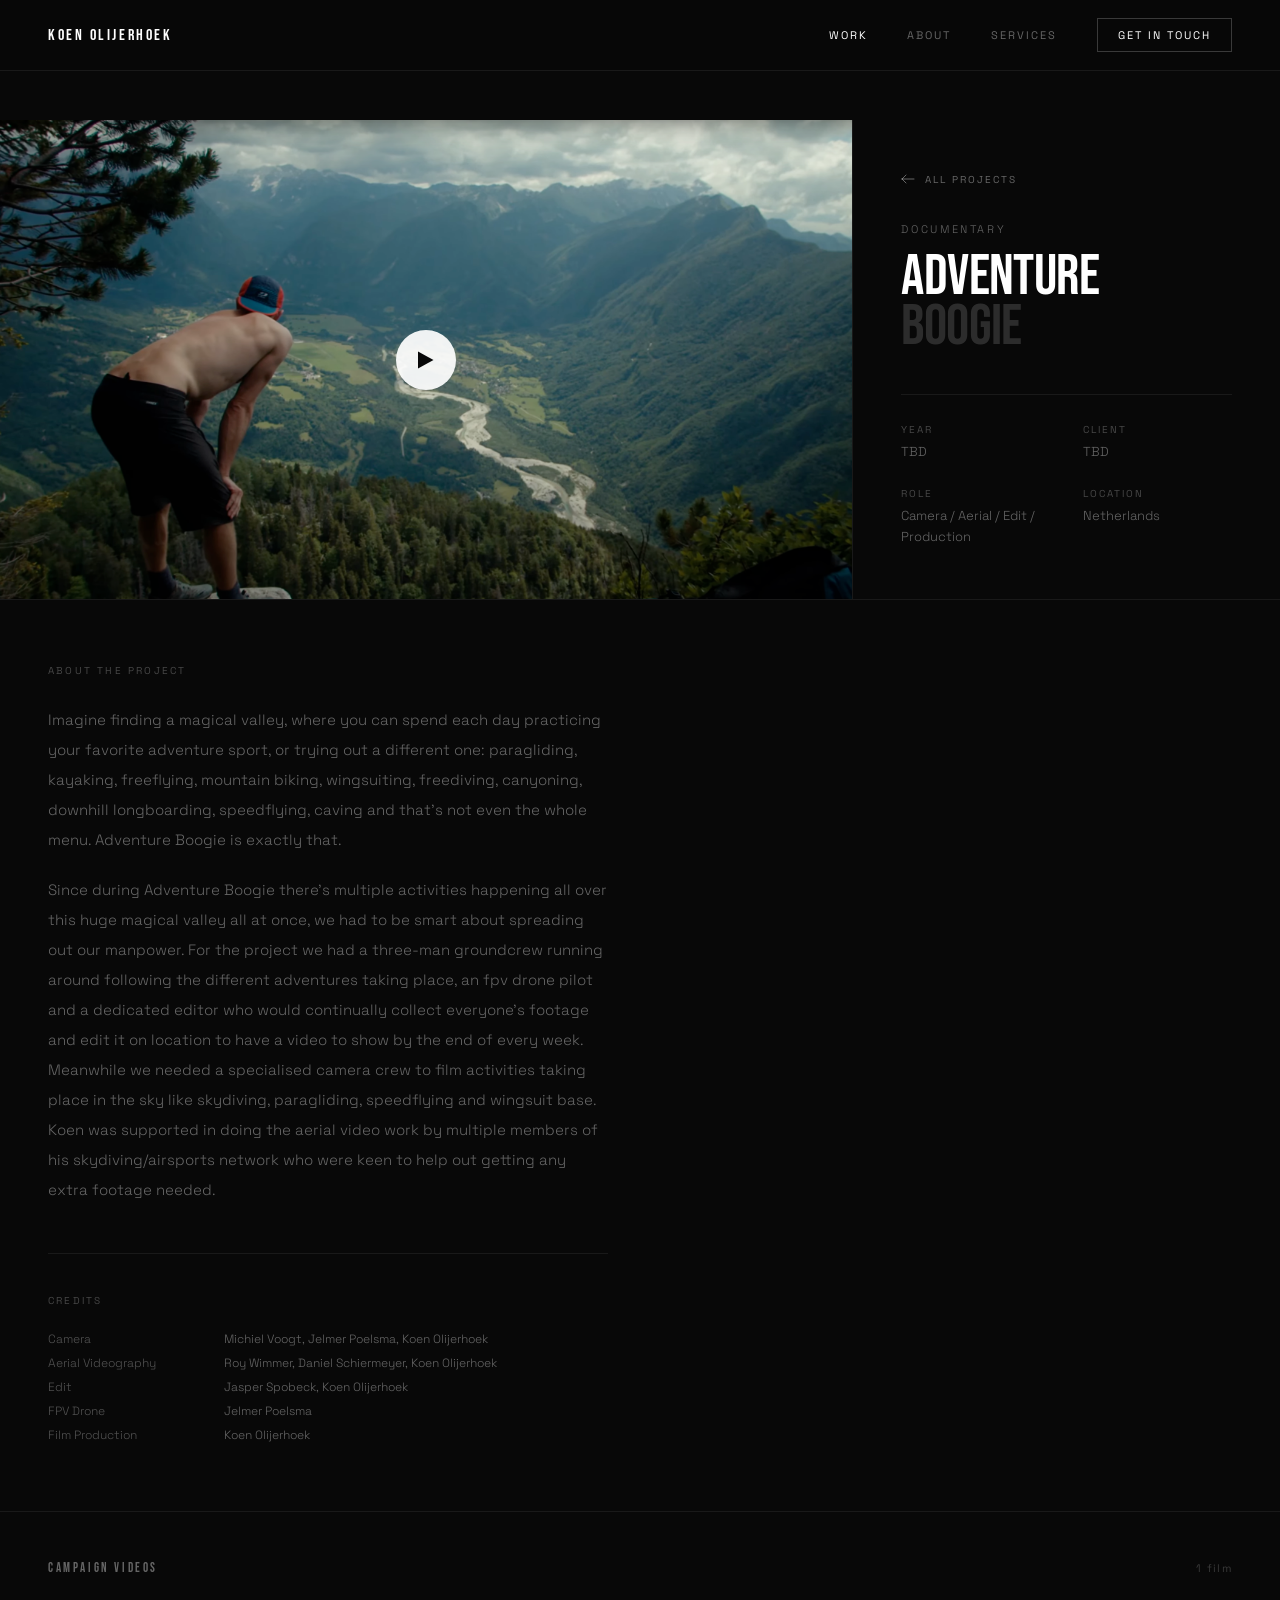
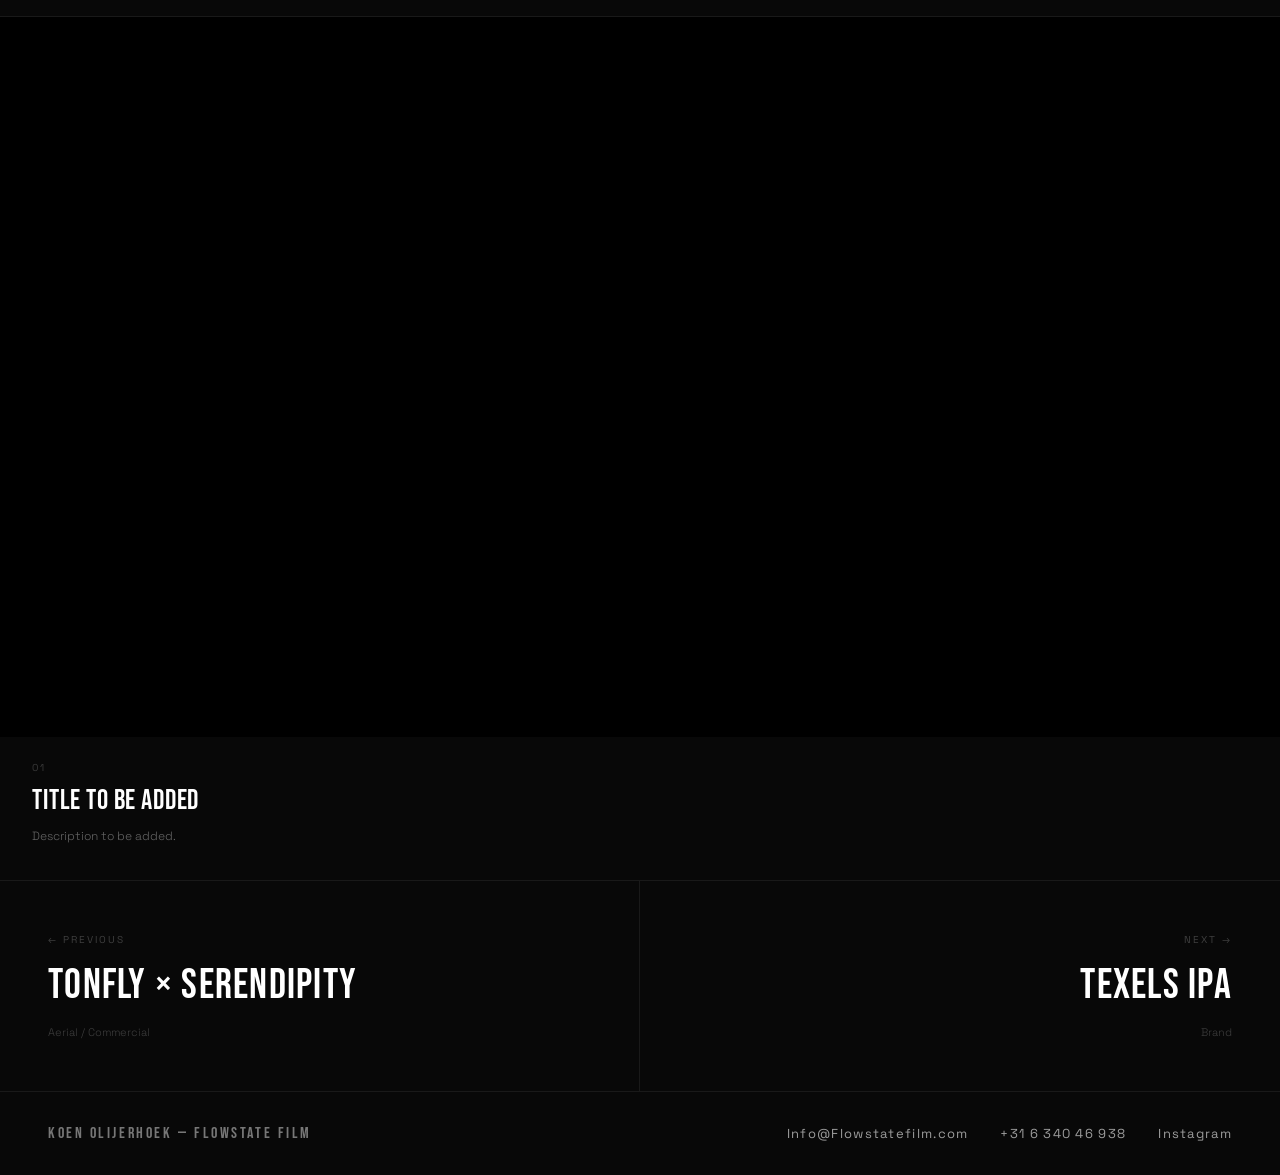
<file: project-adventure-boogie.html>
<!DOCTYPE html>
<html lang="en">
<head>
  <meta charset="UTF-8">
  <meta name="viewport" content="width=device-width, initial-scale=1.0">
  <title>Adventure Boogie — Koen Olijerhoek</title>
  <meta name="description" content="Adventure Boogie — extreme sports event documentary by Koen Olijerhoek, Flowstate Film.">
  <link rel="preconnect" href="https://fonts.googleapis.com">
  <link rel="preconnect" href="https://fonts.gstatic.com" crossorigin>
  <link href="https://fonts.googleapis.com/css2?family=Bebas+Neue&family=Space+Grotesk:wght@300;400;500&display=swap" rel="stylesheet">
  <link rel="stylesheet" href="css/styles.css">
</head>
<body>

<nav class="nav always-frosted">
  <a class="nav-name" href="index.html">KOEN OLIJERHOEK</a>
  <div class="nav-links">
    <a href="work.html" class="active">Work</a>
    <a href="index.html#about">About</a>
    <a href="index.html#services">Services</a>
    <a class="nav-cta" href="#">Get in touch</a>
  </div>
  <button class="nav-hamburger" aria-label="Open menu" aria-expanded="false">
    <span></span><span></span><span></span>
  </button>
</nav>
<div class="nav-mobile" role="dialog" aria-label="Navigation menu">
  <a href="work.html">Work</a>
  <a href="index.html#about">About</a>
  <a href="index.html#services">Services</a>
  <a href="#" class="contact-trigger">Contact</a>
</div>

<header class="project-hero">
  <div class="project-hero-inner">
    <div class="project-hero-video-col">
      <div class="video-facade" data-src="https://www.youtube.com/embed/CPLlDeZH4GY?rel=0&modestbranding=1&color=white&autoplay=1">
        <img src="img/adventure-boogie.png" alt="Adventure Boogie">
        <button class="video-play-btn" aria-label="Play video">
          <svg width="18" height="20" viewBox="0 0 18 20" fill="none"><path d="M1 1.5L16.5 10L1 18.5V1.5Z" fill="#080808"/></svg>
        </button>
      </div>
    </div>
    <div class="project-hero-text-col">
      <div>
        <a class="project-back" href="work.html">
          <svg width="14" height="10" viewBox="0 0 14 10" fill="none">
            <path d="M13 5H1M1 5L5 1M1 5L5 9" stroke="currentColor" stroke-width="1" stroke-linecap="round" stroke-linejoin="round"/>
          </svg>
          All projects
        </a>
        <div class="project-eyebrow">Documentary</div>
        <div class="project-title">ADVENTURE<br><em>BOOGIE</em></div>
      </div>
      <div class="project-meta-col">
        <div>
          <div class="project-meta-label">Year</div>
          <div class="project-meta-value">TBD</div>
        </div>
        <div>
          <div class="project-meta-label">Client</div>
          <div class="project-meta-value">TBD</div>
        </div>
        <div>
          <div class="project-meta-label">Role</div>
          <div class="project-meta-value">Camera / Aerial / Edit / Production</div>
        </div>
        <div>
          <div class="project-meta-label">Location</div>
          <div class="project-meta-value">Netherlands</div>
        </div>
      </div>
    </div>
  </div>
</header>

<div class="project-desc">
  <div class="project-desc-left">
    <div class="section-label">About the project</div>
    <div class="project-description">
      <p>Imagine finding a magical valley, where you can spend each day practicing your favorite adventure sport, or trying out a different one: paragliding, kayaking, freeflying, mountain biking, wingsuiting, freediving, canyoning, downhill longboarding, speedflying, caving and that's not even the whole menu. Adventure Boogie is exactly that.</p>
      <p>Since during Adventure Boogie there's multiple activities happening all over this huge magical valley all at once, we had to be smart about spreading out our manpower. For the project we had a three-man groundcrew running around following the different adventures taking place, an fpv drone pilot and a dedicated editor who would continually collect everyone's footage and edit it on location to have a video to show by the end of every week. Meanwhile we needed a specialised camera crew to film activities taking place in the sky like skydiving, paragliding, speedflying and wingsuit base. Koen was supported in doing the aerial video work by multiple members of his skydiving/airsports network who were keen to help out getting any extra footage needed.</p>
    </div>
    <div class="project-credits">
      <div class="section-label">Credits</div>
      <div class="credit-row"><span class="credit-role">Camera</span><span class="credit-names">Michiel Voogt, Jelmer Poelsma, Koen Olijerhoek</span></div>
      <div class="credit-row"><span class="credit-role">Aerial Videography</span><span class="credit-names">Roy Wimmer, Daniel Schiermeyer, Koen Olijerhoek</span></div>
      <div class="credit-row"><span class="credit-role">Edit</span><span class="credit-names">Jasper Spobeck, Koen Olijerhoek</span></div>
      <div class="credit-row"><span class="credit-role">FPV Drone</span><span class="credit-names">Jelmer Poelsma</span></div>
      <div class="credit-row"><span class="credit-role">Film Production</span><span class="credit-names">Koen Olijerhoek</span></div>
    </div>
  </div>
</div>

<section class="campaign-section">
  <div class="campaign-header">
    <div class="campaign-heading">Campaign Videos</div>
    <div class="campaign-count">1 film</div>
  </div>
  <div class="campaign-grid">
    <div class="campaign-item campaign-item--single" style="grid-column:1/-1;border-right:none">
      <div class="campaign-video">
        <iframe src="https://www.youtube.com/embed/UrFL4_N-Z9I?rel=0&modestbranding=1&color=white" allow="accelerometer; autoplay; clipboard-write; encrypted-media; gyroscope; picture-in-picture" allowfullscreen title="Adventure Boogie — Campaign"></iframe>
      </div>
      <div class="campaign-info">
        <div class="campaign-num">01</div>
        <div class="campaign-title">TITLE TO BE ADDED</div>
        <div class="campaign-desc">Description to be added.</div>
      </div>
    </div>
  </div>
</section>

<nav class="project-nav" aria-label="Between projects">
  <a class="project-nav-item" href="project-tonfly.html">
    <div class="project-nav-dir">← Previous</div>
    <div class="project-nav-title">TONFLY × SERENDIPITY</div>
    <div class="project-nav-cat">Aerial / Commercial</div>
  </a>
  <a class="project-nav-item" href="project-texels-ipa.html" style="text-align:right">
    <div class="project-nav-dir">Next →</div>
    <div class="project-nav-title">TEXELS IPA</div>
    <div class="project-nav-cat">Brand</div>
  </a>
</nav>

<footer class="footer" id="contact">
  <div class="footer-name">KOEN OLIJERHOEK — FLOWSTATE FILM</div>
  <div class="footer-links">
    <a href="mailto:Info@Flowstatefilm.com">Info@Flowstatefilm.com</a>
    <a href="tel:+31634046938">+31 6 340 46 938</a>
    <a href="#" target="_blank" rel="noopener">Instagram</a>
  </div>
</footer>

<div class="contact-modal" id="contactModal" role="dialog" aria-modal="true" aria-label="Contact">
  <div class="contact-modal-backdrop"></div>
  <div class="contact-modal-card">
    <button class="contact-modal-close" aria-label="Close"><svg width="14" height="14" viewBox="0 0 14 14" fill="none"><path d="M1 1L13 13M13 1L1 13" stroke="currentColor" stroke-width="1.5" stroke-linecap="round"/></svg></button>
    <div class="contact-modal-eyebrow">Get in touch</div>
    <div class="contact-modal-headline">Let's make something<br>worth watching.</div>
    <div class="contact-modal-links">
      <a href="mailto:Info@Flowstatefilm.com">Info@Flowstatefilm.com</a>
      <a href="tel:+31634046938">+31 6 340 46 938</a>
      <a href="#" target="_blank" rel="noopener">Instagram</a>
    </div>
  </div>
</div>

<script src="js/main.js"></script>
</body>
</html>
</file>
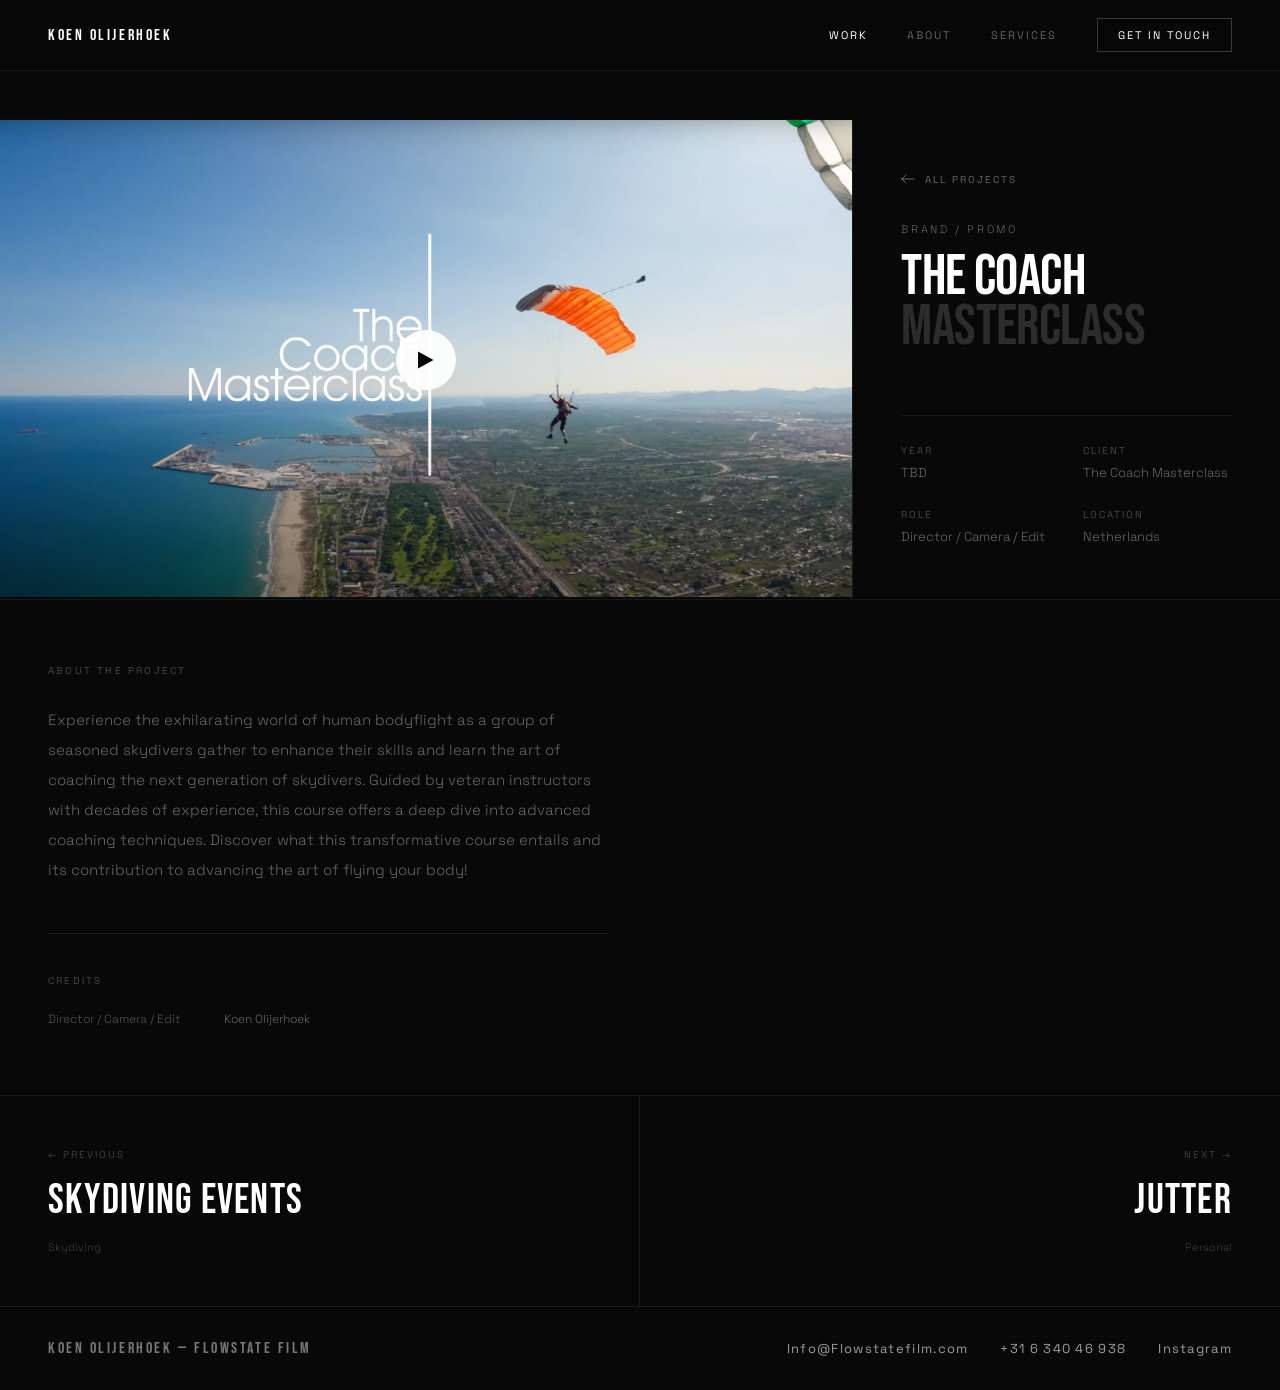
<file: project-coach-masterclass.html>
<!DOCTYPE html>
<html lang="en">
<head>
  <meta charset="UTF-8">
  <meta name="viewport" content="width=device-width, initial-scale=1.0">
  <title>The Coach Masterclass — Koen Olijerhoek</title>
  <meta name="description" content="The Coach Masterclass — promotional film by Koen Olijerhoek, Flowstate Film.">
  <link rel="preconnect" href="https://fonts.googleapis.com">
  <link rel="preconnect" href="https://fonts.gstatic.com" crossorigin>
  <link href="https://fonts.googleapis.com/css2?family=Bebas+Neue&family=Space+Grotesk:wght@300;400;500&display=swap" rel="stylesheet">
  <link rel="stylesheet" href="css/styles.css">
</head>
<body>

<nav class="nav always-frosted">
  <a class="nav-name" href="index.html">KOEN OLIJERHOEK</a>
  <div class="nav-links">
    <a href="work.html" class="active">Work</a>
    <a href="index.html#about">About</a>
    <a href="index.html#services">Services</a>
    <a class="nav-cta" href="#">Get in touch</a>
  </div>
  <button class="nav-hamburger" aria-label="Open menu" aria-expanded="false">
    <span></span><span></span><span></span>
  </button>
</nav>
<div class="nav-mobile" role="dialog" aria-label="Navigation menu">
  <a href="work.html">Work</a>
  <a href="index.html#about">About</a>
  <a href="index.html#services">Services</a>
  <a href="#" class="contact-trigger">Contact</a>
</div>

<header class="project-hero">
  <div class="project-hero-inner">
    <div class="project-hero-video-col">
      <div class="video-facade" data-src="https://www.youtube.com/embed/kd86iVUt9Y0?rel=0&modestbranding=1&color=white&autoplay=1">
        <img src="img/coach-masterclass.png" alt="The Coach Masterclass">
        <button class="video-play-btn" aria-label="Play video">
          <svg width="18" height="20" viewBox="0 0 18 20" fill="none"><path d="M1 1.5L16.5 10L1 18.5V1.5Z" fill="#080808"/></svg>
        </button>
      </div>
    </div>
    <div class="project-hero-text-col">
      <div>
        <a class="project-back" href="work.html">
          <svg width="14" height="10" viewBox="0 0 14 10" fill="none">
            <path d="M13 5H1M1 5L5 1M1 5L5 9" stroke="currentColor" stroke-width="1" stroke-linecap="round" stroke-linejoin="round"/>
          </svg>
          All projects
        </a>
        <div class="project-eyebrow">Brand / Promo</div>
        <div class="project-title">THE COACH<br><em>MASTERCLASS</em></div>
      </div>
      <div class="project-meta-col">
        <div>
          <div class="project-meta-label">Year</div>
          <div class="project-meta-value">TBD</div>
        </div>
        <div>
          <div class="project-meta-label">Client</div>
          <div class="project-meta-value">The Coach Masterclass</div>
        </div>
        <div>
          <div class="project-meta-label">Role</div>
          <div class="project-meta-value">Director / Camera / Edit</div>
        </div>
        <div>
          <div class="project-meta-label">Location</div>
          <div class="project-meta-value">Netherlands</div>
        </div>
      </div>
    </div>
  </div>
</header>

<div class="project-desc">
  <div class="project-desc-left">
    <div class="section-label">About the project</div>
    <div class="project-description">
      <p>Experience the exhilarating world of human bodyflight as a group of seasoned skydivers gather to enhance their skills and learn the art of coaching the next generation of skydivers. Guided by veteran instructors with decades of experience, this course offers a deep dive into advanced coaching techniques. Discover what this transformative course entails and its contribution to advancing the art of flying your body!</p>
    </div>
    <div class="project-credits">
      <div class="section-label">Credits</div>
      <div class="credit-row"><span class="credit-role">Director / Camera / Edit</span><span class="credit-names">Koen Olijerhoek</span></div>
    </div>
  </div>
</div>

<nav class="project-nav" aria-label="Between projects">
  <a class="project-nav-item" href="project-skydiving.html">
    <div class="project-nav-dir">← Previous</div>
    <div class="project-nav-title">SKYDIVING EVENTS</div>
    <div class="project-nav-cat">Skydiving</div>
  </a>
  <a class="project-nav-item" href="project-jutter.html" style="text-align:right">
    <div class="project-nav-dir">Next →</div>
    <div class="project-nav-title">JUTTER</div>
    <div class="project-nav-cat">Personal</div>
  </a>
</nav>

<footer class="footer" id="contact">
  <div class="footer-name">KOEN OLIJERHOEK — FLOWSTATE FILM</div>
  <div class="footer-links">
    <a href="mailto:Info@Flowstatefilm.com">Info@Flowstatefilm.com</a>
    <a href="tel:+31634046938">+31 6 340 46 938</a>
    <a href="#" target="_blank" rel="noopener">Instagram</a>
  </div>
</footer>

<div class="contact-modal" id="contactModal" role="dialog" aria-modal="true" aria-label="Contact">
  <div class="contact-modal-backdrop"></div>
  <div class="contact-modal-card">
    <button class="contact-modal-close" aria-label="Close"><svg width="14" height="14" viewBox="0 0 14 14" fill="none"><path d="M1 1L13 13M13 1L1 13" stroke="currentColor" stroke-width="1.5" stroke-linecap="round"/></svg></button>
    <div class="contact-modal-eyebrow">Get in touch</div>
    <div class="contact-modal-headline">Let's make something<br>worth watching.</div>
    <div class="contact-modal-links">
      <a href="mailto:Info@Flowstatefilm.com">Info@Flowstatefilm.com</a>
      <a href="tel:+31634046938">+31 6 340 46 938</a>
      <a href="#" target="_blank" rel="noopener">Instagram</a>
    </div>
  </div>
</div>

<script src="js/main.js"></script>
</body>
</html>
</file>
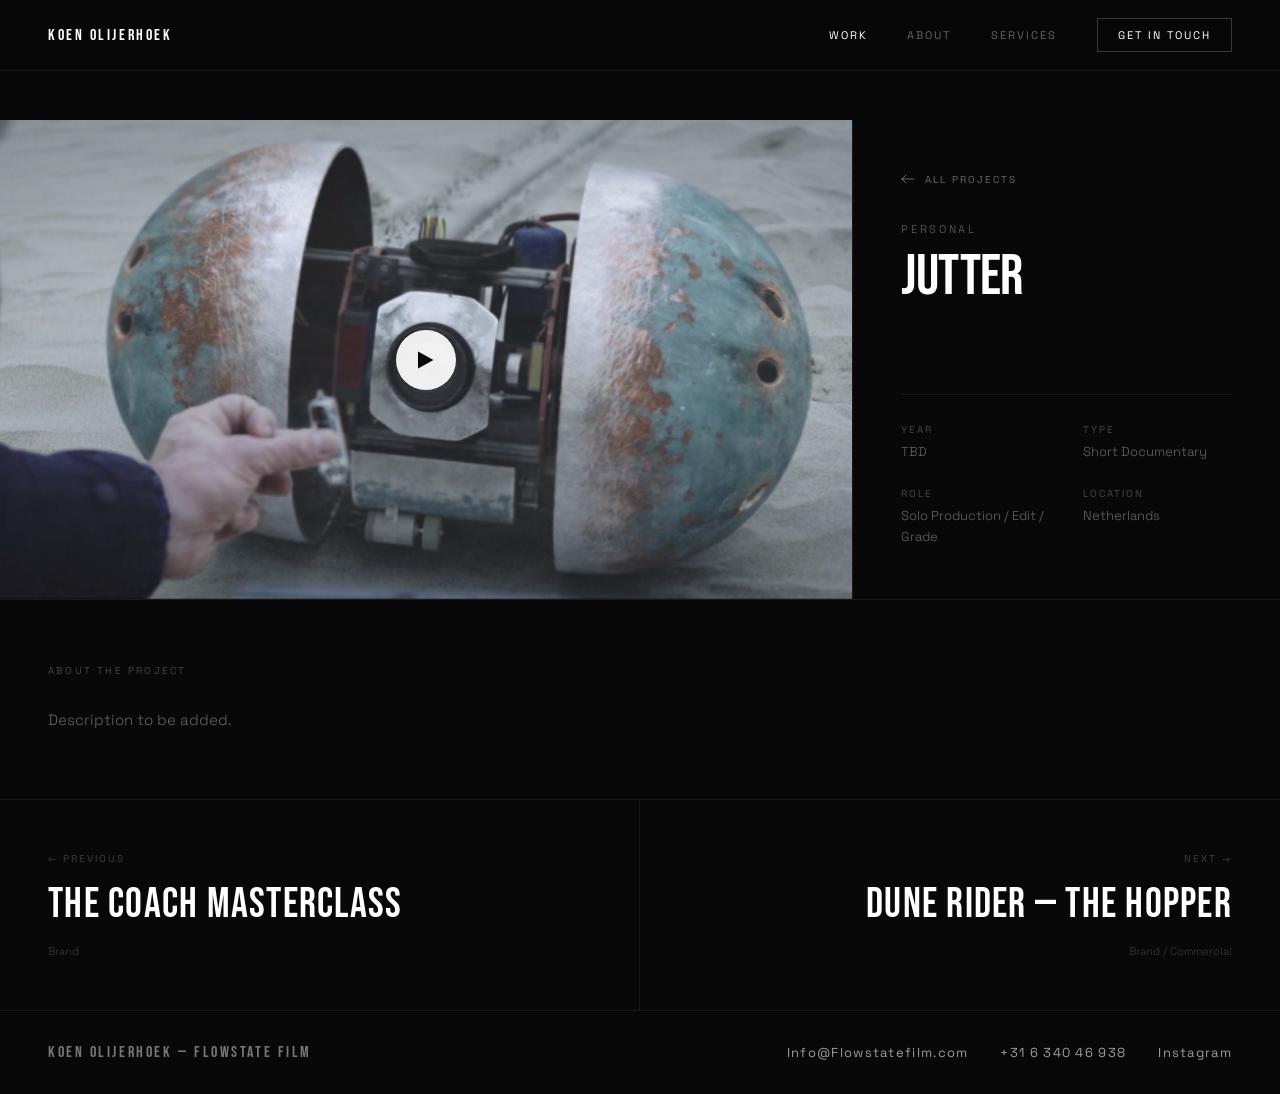
<file: project-jutter.html>
<!DOCTYPE html>
<html lang="en">
<head>
  <meta charset="UTF-8">
  <meta name="viewport" content="width=device-width, initial-scale=1.0">
  <title>Jutter — Koen Olijerhoek</title>
  <meta name="description" content="Jutter — short documentary by Koen Olijerhoek, Flowstate Film.">
  <link rel="preconnect" href="https://fonts.googleapis.com">
  <link rel="preconnect" href="https://fonts.gstatic.com" crossorigin>
  <link href="https://fonts.googleapis.com/css2?family=Bebas+Neue&family=Space+Grotesk:wght@300;400;500&display=swap" rel="stylesheet">
  <link rel="stylesheet" href="css/styles.css">
</head>
<body>

<nav class="nav always-frosted">
  <a class="nav-name" href="index.html">KOEN OLIJERHOEK</a>
  <div class="nav-links">
    <a href="work.html" class="active">Work</a>
    <a href="index.html#about">About</a>
    <a href="index.html#services">Services</a>
    <a class="nav-cta" href="#">Get in touch</a>
  </div>
  <button class="nav-hamburger" aria-label="Open menu" aria-expanded="false">
    <span></span><span></span><span></span>
  </button>
</nav>
<div class="nav-mobile" role="dialog" aria-label="Navigation menu">
  <a href="work.html">Work</a>
  <a href="index.html#about">About</a>
  <a href="index.html#services">Services</a>
  <a href="#" class="contact-trigger">Contact</a>
</div>

<header class="project-hero">
  <div class="project-hero-inner">
    <div class="project-hero-video-col">
      <div class="video-facade" data-src="https://player.vimeo.com/video/350421176?color=ffffff&byline=0&portrait=0&title=0&autoplay=1">
        <img src="img/jutter.png" alt="Jutter">
        <button class="video-play-btn" aria-label="Play video">
          <svg width="18" height="20" viewBox="0 0 18 20" fill="none"><path d="M1 1.5L16.5 10L1 18.5V1.5Z" fill="#080808"/></svg>
        </button>
      </div>
    </div>
    <div class="project-hero-text-col">
      <div>
        <a class="project-back" href="work.html">
          <svg width="14" height="10" viewBox="0 0 14 10" fill="none">
            <path d="M13 5H1M1 5L5 1M1 5L5 9" stroke="currentColor" stroke-width="1" stroke-linecap="round" stroke-linejoin="round"/>
          </svg>
          All projects
        </a>
        <div class="project-eyebrow">Personal</div>
        <div class="project-title">JUTTER</div>
      </div>
      <div class="project-meta-col">
        <div>
          <div class="project-meta-label">Year</div>
          <div class="project-meta-value">TBD</div>
        </div>
        <div>
          <div class="project-meta-label">Type</div>
          <div class="project-meta-value">Short Documentary</div>
        </div>
        <div>
          <div class="project-meta-label">Role</div>
          <div class="project-meta-value">Solo Production / Edit / Grade</div>
        </div>
        <div>
          <div class="project-meta-label">Location</div>
          <div class="project-meta-value">Netherlands</div>
        </div>
      </div>
    </div>
  </div>
</header>

<div class="project-desc">
  <div class="project-desc-left">
    <div class="section-label">About the project</div>
    <div class="project-description">
      <p>Description to be added.</p>
    </div>
  </div>
</div>

<nav class="project-nav" aria-label="Between projects">
  <a class="project-nav-item" href="project-coach-masterclass.html">
    <div class="project-nav-dir">← Previous</div>
    <div class="project-nav-title">THE COACH MASTERCLASS</div>
    <div class="project-nav-cat">Brand</div>
  </a>
  <a class="project-nav-item" href="project-dune-rider-hopper.html" style="text-align:right">
    <div class="project-nav-dir">Next →</div>
    <div class="project-nav-title">DUNE RIDER — THE HOPPER</div>
    <div class="project-nav-cat">Brand / Commercial</div>
  </a>
</nav>

<footer class="footer" id="contact">
  <div class="footer-name">KOEN OLIJERHOEK — FLOWSTATE FILM</div>
  <div class="footer-links">
    <a href="mailto:Info@Flowstatefilm.com">Info@Flowstatefilm.com</a>
    <a href="tel:+31634046938">+31 6 340 46 938</a>
    <a href="#" target="_blank" rel="noopener">Instagram</a>
  </div>
</footer>

<div class="contact-modal" id="contactModal" role="dialog" aria-modal="true" aria-label="Contact">
  <div class="contact-modal-backdrop"></div>
  <div class="contact-modal-card">
    <button class="contact-modal-close" aria-label="Close"><svg width="14" height="14" viewBox="0 0 14 14" fill="none"><path d="M1 1L13 13M13 1L1 13" stroke="currentColor" stroke-width="1.5" stroke-linecap="round"/></svg></button>
    <div class="contact-modal-eyebrow">Get in touch</div>
    <div class="contact-modal-headline">Let's make something<br>worth watching.</div>
    <div class="contact-modal-links">
      <a href="mailto:Info@Flowstatefilm.com">Info@Flowstatefilm.com</a>
      <a href="tel:+31634046938">+31 6 340 46 938</a>
      <a href="#" target="_blank" rel="noopener">Instagram</a>
    </div>
  </div>
</div>

<script src="js/main.js"></script>
</body>
</html>
</file>
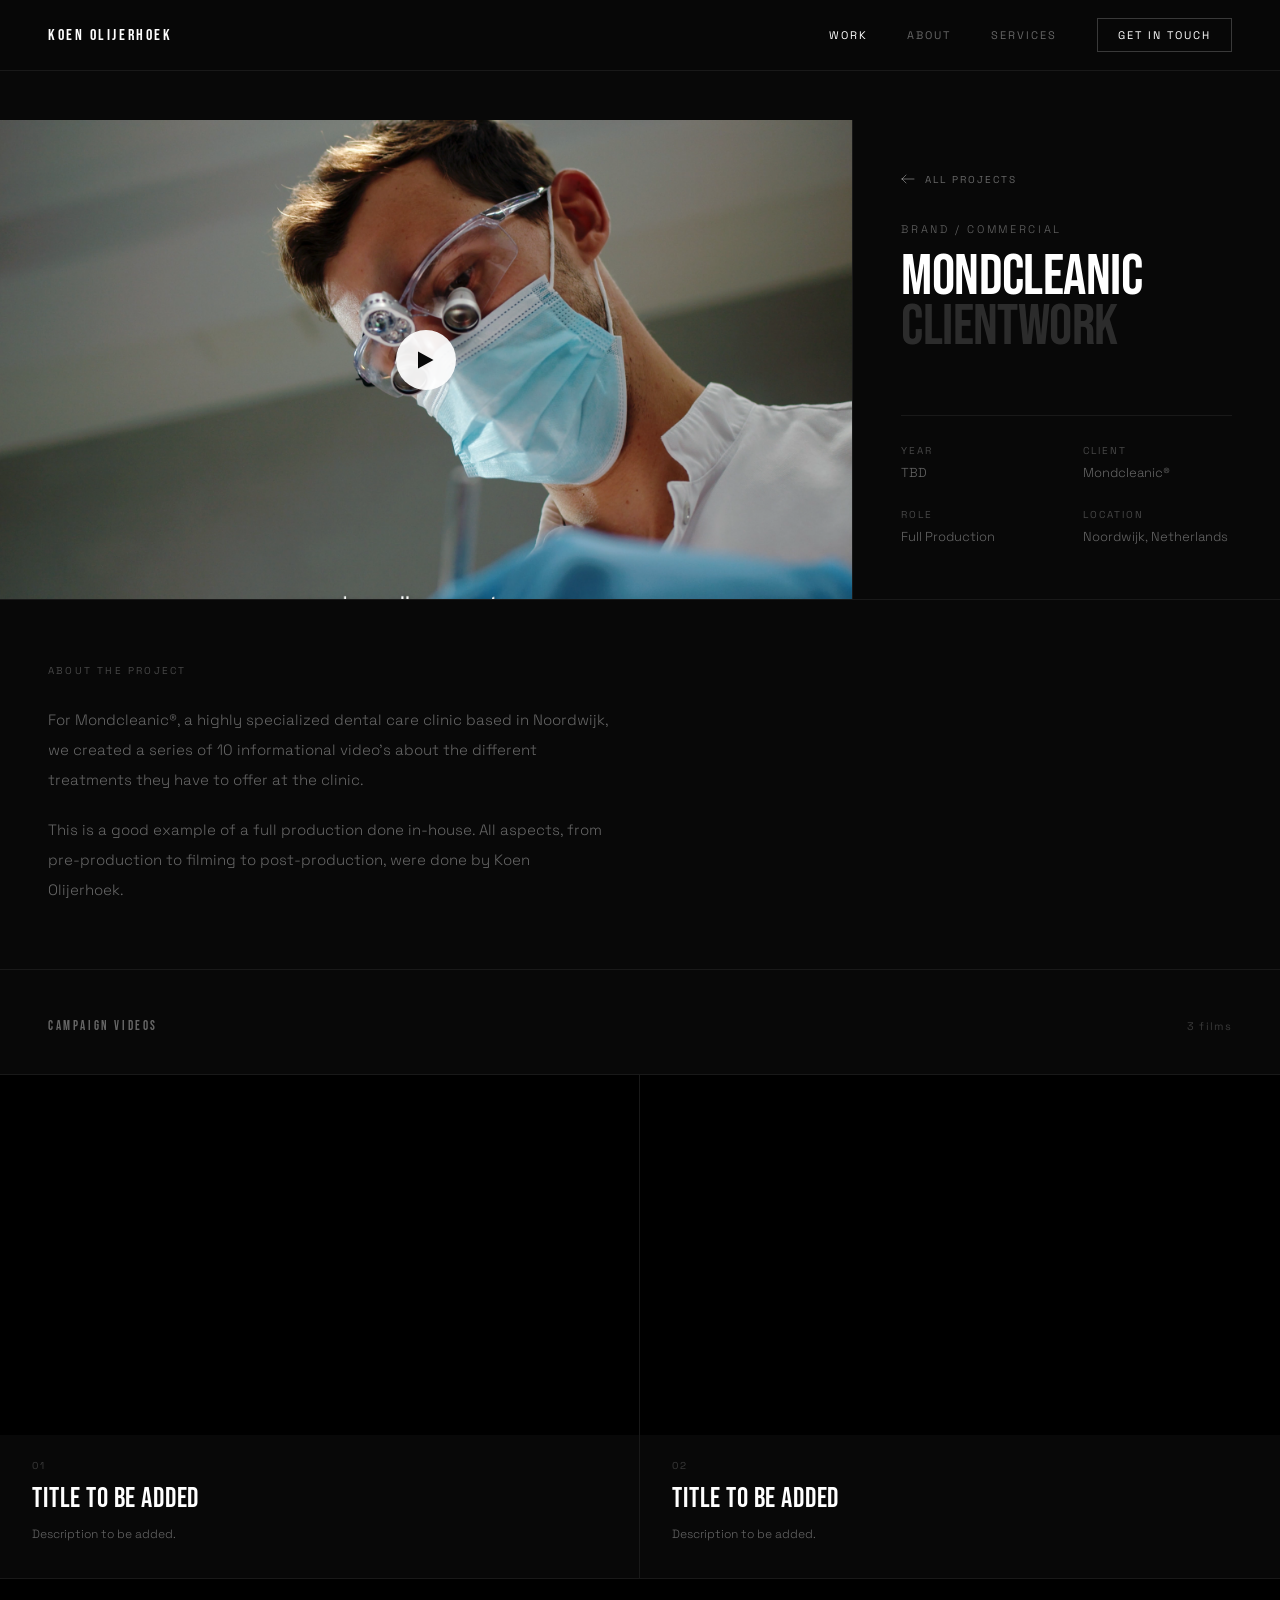
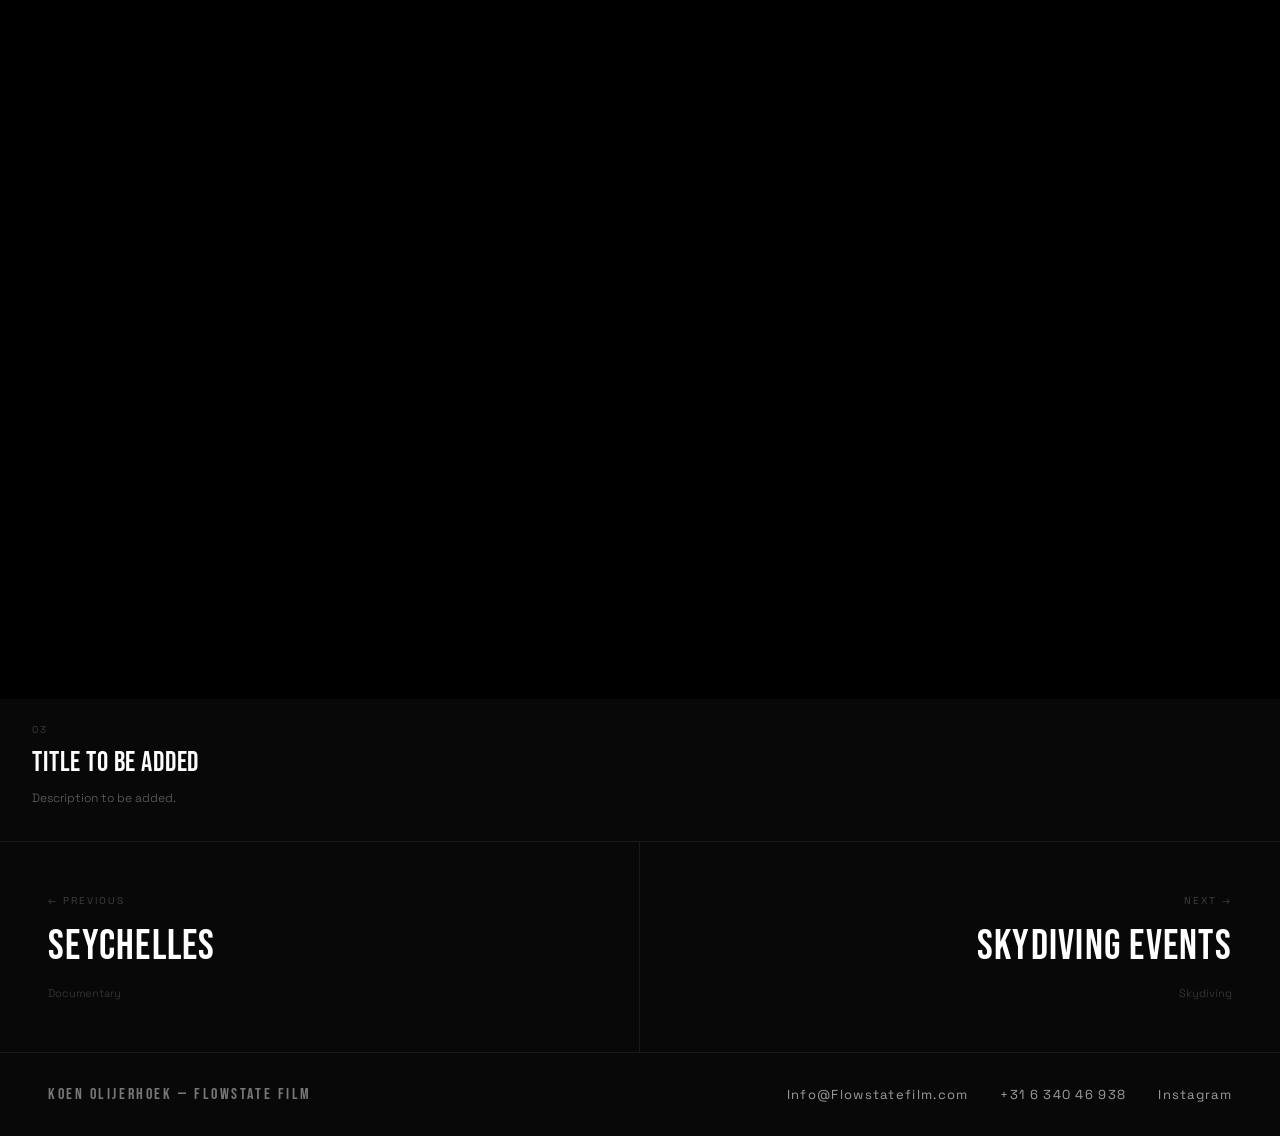
<file: project-mondcleanic.html>
<!DOCTYPE html>
<html lang="en">
<head>
  <meta charset="UTF-8">
  <meta name="viewport" content="width=device-width, initial-scale=1.0">
  <title>Mondcleanic® — Koen Olijerhoek</title>
  <meta name="description" content="Mondcleanic® — brand commercial series by Koen Olijerhoek, Flowstate Film.">
  <link rel="preconnect" href="https://fonts.googleapis.com">
  <link rel="preconnect" href="https://fonts.gstatic.com" crossorigin>
  <link href="https://fonts.googleapis.com/css2?family=Bebas+Neue&family=Space+Grotesk:wght@300;400;500&display=swap" rel="stylesheet">
  <link rel="stylesheet" href="css/styles.css">
</head>
<body>

<nav class="nav always-frosted">
  <a class="nav-name" href="index.html">KOEN OLIJERHOEK</a>
  <div class="nav-links">
    <a href="work.html" class="active">Work</a>
    <a href="index.html#about">About</a>
    <a href="index.html#services">Services</a>
    <a class="nav-cta" href="#">Get in touch</a>
  </div>
  <button class="nav-hamburger" aria-label="Open menu" aria-expanded="false">
    <span></span><span></span><span></span>
  </button>
</nav>
<div class="nav-mobile" role="dialog" aria-label="Navigation menu">
  <a href="work.html">Work</a>
  <a href="index.html#about">About</a>
  <a href="index.html#services">Services</a>
  <a href="#" class="contact-trigger">Contact</a>
</div>

<header class="project-hero">
  <div class="project-hero-inner">
    <div class="project-hero-video-col">
      <div class="video-facade" data-src="https://www.youtube.com/embed/BYnWduC3jqI?rel=0&modestbranding=1&color=white&autoplay=1">
        <img src="img/mondcleanic.png" alt="Mondcleanic">
        <button class="video-play-btn" aria-label="Play video">
          <svg width="18" height="20" viewBox="0 0 18 20" fill="none"><path d="M1 1.5L16.5 10L1 18.5V1.5Z" fill="#080808"/></svg>
        </button>
      </div>
    </div>
    <div class="project-hero-text-col">
      <div>
        <a class="project-back" href="work.html">
          <svg width="14" height="10" viewBox="0 0 14 10" fill="none">
            <path d="M13 5H1M1 5L5 1M1 5L5 9" stroke="currentColor" stroke-width="1" stroke-linecap="round" stroke-linejoin="round"/>
          </svg>
          All projects
        </a>
        <div class="project-eyebrow">Brand / Commercial</div>
        <div class="project-title">MONDCLEANIC<br><em>CLIENTWORK</em></div>
      </div>
      <div class="project-meta-col">
        <div>
          <div class="project-meta-label">Year</div>
          <div class="project-meta-value">TBD</div>
        </div>
        <div>
          <div class="project-meta-label">Client</div>
          <div class="project-meta-value">Mondcleanic®</div>
        </div>
        <div>
          <div class="project-meta-label">Role</div>
          <div class="project-meta-value">Full Production</div>
        </div>
        <div>
          <div class="project-meta-label">Location</div>
          <div class="project-meta-value">Noordwijk, Netherlands</div>
        </div>
      </div>
    </div>
  </div>
</header>

<div class="project-desc">
  <div class="project-desc-left">
    <div class="section-label">About the project</div>
    <div class="project-description">
      <p>For Mondcleanic®, a highly specialized dental care clinic based in Noordwijk, we created a series of 10 informational video's about the different treatments they have to offer at the clinic.</p>
      <p>This is a good example of a full production done in-house. All aspects, from pre-production to filming to post-production, were done by Koen Olijerhoek.</p>
    </div>
  </div>
</div>

<section class="campaign-section">
  <div class="campaign-header">
    <div class="campaign-heading">Campaign Videos</div>
    <div class="campaign-count">3 films</div>
  </div>
  <div class="campaign-grid">
    <div class="campaign-item">
      <div class="campaign-video">
        <iframe src="https://www.youtube.com/embed/8UN8mQh7Vlo?rel=0&modestbranding=1&color=white" allow="accelerometer; autoplay; clipboard-write; encrypted-media; gyroscope; picture-in-picture" allowfullscreen title="Mondcleanic — Campaign 01"></iframe>
      </div>
      <div class="campaign-info">
        <div class="campaign-num">01</div>
        <div class="campaign-title">TITLE TO BE ADDED</div>
        <div class="campaign-desc">Description to be added.</div>
      </div>
    </div>
    <div class="campaign-item">
      <div class="campaign-video">
        <iframe src="https://www.youtube.com/embed/cRJXao0uFSQ?rel=0&modestbranding=1&color=white" allow="accelerometer; autoplay; clipboard-write; encrypted-media; gyroscope; picture-in-picture" allowfullscreen title="Mondcleanic — Campaign 02"></iframe>
      </div>
      <div class="campaign-info">
        <div class="campaign-num">02</div>
        <div class="campaign-title">TITLE TO BE ADDED</div>
        <div class="campaign-desc">Description to be added.</div>
      </div>
    </div>
    <div class="campaign-item">
      <div class="campaign-video">
        <iframe src="https://www.youtube.com/embed/hgJnrTxbcNY?rel=0&modestbranding=1&color=white" allow="accelerometer; autoplay; clipboard-write; encrypted-media; gyroscope; picture-in-picture" allowfullscreen title="Mondcleanic — Campaign 03"></iframe>
      </div>
      <div class="campaign-info">
        <div class="campaign-num">03</div>
        <div class="campaign-title">TITLE TO BE ADDED</div>
        <div class="campaign-desc">Description to be added.</div>
      </div>
    </div>
  </div>
</section>

<nav class="project-nav" aria-label="Between projects">
  <a class="project-nav-item" href="project-seychelles.html">
    <div class="project-nav-dir">← Previous</div>
    <div class="project-nav-title">SEYCHELLES</div>
    <div class="project-nav-cat">Documentary</div>
  </a>
  <a class="project-nav-item" href="project-skydiving.html" style="text-align:right">
    <div class="project-nav-dir">Next →</div>
    <div class="project-nav-title">SKYDIVING EVENTS</div>
    <div class="project-nav-cat">Skydiving</div>
  </a>
</nav>

<footer class="footer" id="contact">
  <div class="footer-name">KOEN OLIJERHOEK — FLOWSTATE FILM</div>
  <div class="footer-links">
    <a href="mailto:Info@Flowstatefilm.com">Info@Flowstatefilm.com</a>
    <a href="tel:+31634046938">+31 6 340 46 938</a>
    <a href="#" target="_blank" rel="noopener">Instagram</a>
  </div>
</footer>

<div class="contact-modal" id="contactModal" role="dialog" aria-modal="true" aria-label="Contact">
  <div class="contact-modal-backdrop"></div>
  <div class="contact-modal-card">
    <button class="contact-modal-close" aria-label="Close"><svg width="14" height="14" viewBox="0 0 14 14" fill="none"><path d="M1 1L13 13M13 1L1 13" stroke="currentColor" stroke-width="1.5" stroke-linecap="round"/></svg></button>
    <div class="contact-modal-eyebrow">Get in touch</div>
    <div class="contact-modal-headline">Let's make something<br>worth watching.</div>
    <div class="contact-modal-links">
      <a href="mailto:Info@Flowstatefilm.com">Info@Flowstatefilm.com</a>
      <a href="tel:+31634046938">+31 6 340 46 938</a>
      <a href="#" target="_blank" rel="noopener">Instagram</a>
    </div>
  </div>
</div>

<script src="js/main.js"></script>
</body>
</html>
</file>
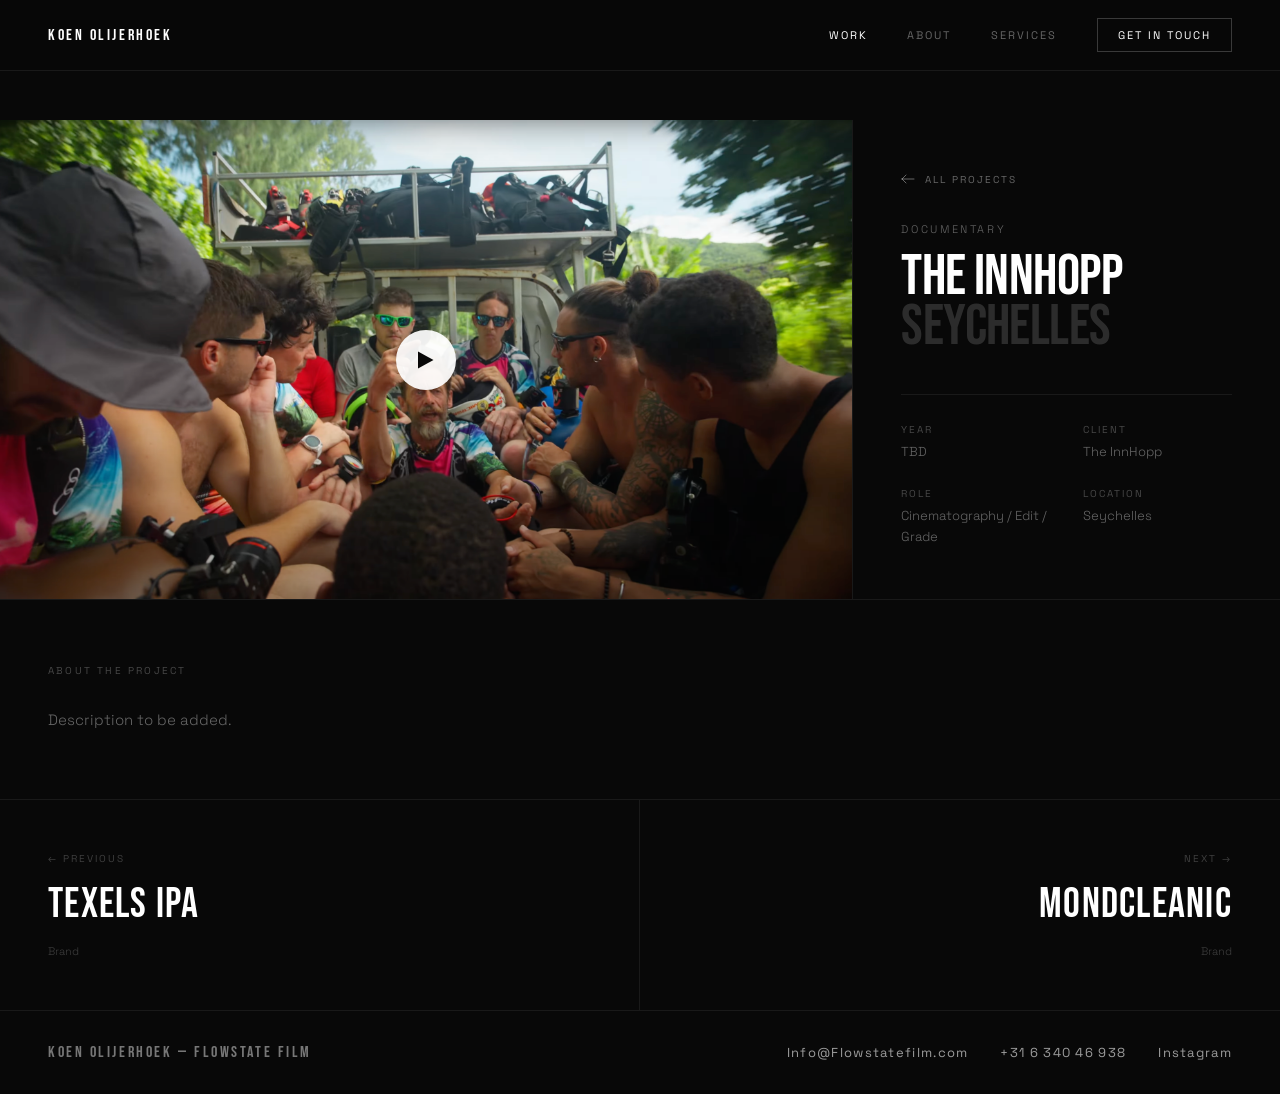
<file: project-seychelles.html>
<!DOCTYPE html>
<html lang="en">
<head>
  <meta charset="UTF-8">
  <meta name="viewport" content="width=device-width, initial-scale=1.0">
  <title>The InnHopp Seychelles — Koen Olijerhoek</title>
  <meta name="description" content="The InnHopp Seychelles — travel documentary by Koen Olijerhoek, Flowstate Film.">
  <link rel="preconnect" href="https://fonts.googleapis.com">
  <link rel="preconnect" href="https://fonts.gstatic.com" crossorigin>
  <link href="https://fonts.googleapis.com/css2?family=Bebas+Neue&family=Space+Grotesk:wght@300;400;500&display=swap" rel="stylesheet">
  <link rel="stylesheet" href="css/styles.css">
</head>
<body>

<nav class="nav always-frosted">
  <a class="nav-name" href="index.html">KOEN OLIJERHOEK</a>
  <div class="nav-links">
    <a href="work.html" class="active">Work</a>
    <a href="index.html#about">About</a>
    <a href="index.html#services">Services</a>
    <a class="nav-cta" href="#">Get in touch</a>
  </div>
  <button class="nav-hamburger" aria-label="Open menu" aria-expanded="false">
    <span></span><span></span><span></span>
  </button>
</nav>
<div class="nav-mobile" role="dialog" aria-label="Navigation menu">
  <a href="work.html">Work</a>
  <a href="index.html#about">About</a>
  <a href="index.html#services">Services</a>
  <a href="#" class="contact-trigger">Contact</a>
</div>

<header class="project-hero">
  <div class="project-hero-inner">
    <div class="project-hero-video-col">
      <div class="video-facade" data-src="https://www.youtube.com/embed/Rvrgc-XRQxY?rel=0&modestbranding=1&color=white&autoplay=1">
        <img src="img/seychelles.png" alt="The InnHopp Seychelles">
        <button class="video-play-btn" aria-label="Play video">
          <svg width="18" height="20" viewBox="0 0 18 20" fill="none"><path d="M1 1.5L16.5 10L1 18.5V1.5Z" fill="#080808"/></svg>
        </button>
      </div>
    </div>
    <div class="project-hero-text-col">
      <div>
        <a class="project-back" href="work.html">
          <svg width="14" height="10" viewBox="0 0 14 10" fill="none">
            <path d="M13 5H1M1 5L5 1M1 5L5 9" stroke="currentColor" stroke-width="1" stroke-linecap="round" stroke-linejoin="round"/>
          </svg>
          All projects
        </a>
        <div class="project-eyebrow">Documentary</div>
        <div class="project-title">THE INNHOPP<br><em>SEYCHELLES</em></div>
      </div>
      <div class="project-meta-col">
        <div>
          <div class="project-meta-label">Year</div>
          <div class="project-meta-value">TBD</div>
        </div>
        <div>
          <div class="project-meta-label">Client</div>
          <div class="project-meta-value">The InnHopp</div>
        </div>
        <div>
          <div class="project-meta-label">Role</div>
          <div class="project-meta-value">Cinematography / Edit / Grade</div>
        </div>
        <div>
          <div class="project-meta-label">Location</div>
          <div class="project-meta-value">Seychelles</div>
        </div>
      </div>
    </div>
  </div>
</header>

<div class="project-desc">
  <div class="project-desc-left">
    <div class="section-label">About the project</div>
    <div class="project-description">
      <p>Description to be added.</p>
    </div>
  </div>
</div>

<nav class="project-nav" aria-label="Between projects">
  <a class="project-nav-item" href="project-texels-ipa.html">
    <div class="project-nav-dir">← Previous</div>
    <div class="project-nav-title">TEXELS IPA</div>
    <div class="project-nav-cat">Brand</div>
  </a>
  <a class="project-nav-item" href="project-mondcleanic.html" style="text-align:right">
    <div class="project-nav-dir">Next →</div>
    <div class="project-nav-title">MONDCLEANIC</div>
    <div class="project-nav-cat">Brand</div>
  </a>
</nav>

<footer class="footer" id="contact">
  <div class="footer-name">KOEN OLIJERHOEK — FLOWSTATE FILM</div>
  <div class="footer-links">
    <a href="mailto:Info@Flowstatefilm.com">Info@Flowstatefilm.com</a>
    <a href="tel:+31634046938">+31 6 340 46 938</a>
    <a href="#" target="_blank" rel="noopener">Instagram</a>
  </div>
</footer>

<div class="contact-modal" id="contactModal" role="dialog" aria-modal="true" aria-label="Contact">
  <div class="contact-modal-backdrop"></div>
  <div class="contact-modal-card">
    <button class="contact-modal-close" aria-label="Close"><svg width="14" height="14" viewBox="0 0 14 14" fill="none"><path d="M1 1L13 13M13 1L1 13" stroke="currentColor" stroke-width="1.5" stroke-linecap="round"/></svg></button>
    <div class="contact-modal-eyebrow">Get in touch</div>
    <div class="contact-modal-headline">Let's make something<br>worth watching.</div>
    <div class="contact-modal-links">
      <a href="mailto:Info@Flowstatefilm.com">Info@Flowstatefilm.com</a>
      <a href="tel:+31634046938">+31 6 340 46 938</a>
      <a href="#" target="_blank" rel="noopener">Instagram</a>
    </div>
  </div>
</div>

<script src="js/main.js"></script>
</body>
</html>
</file>
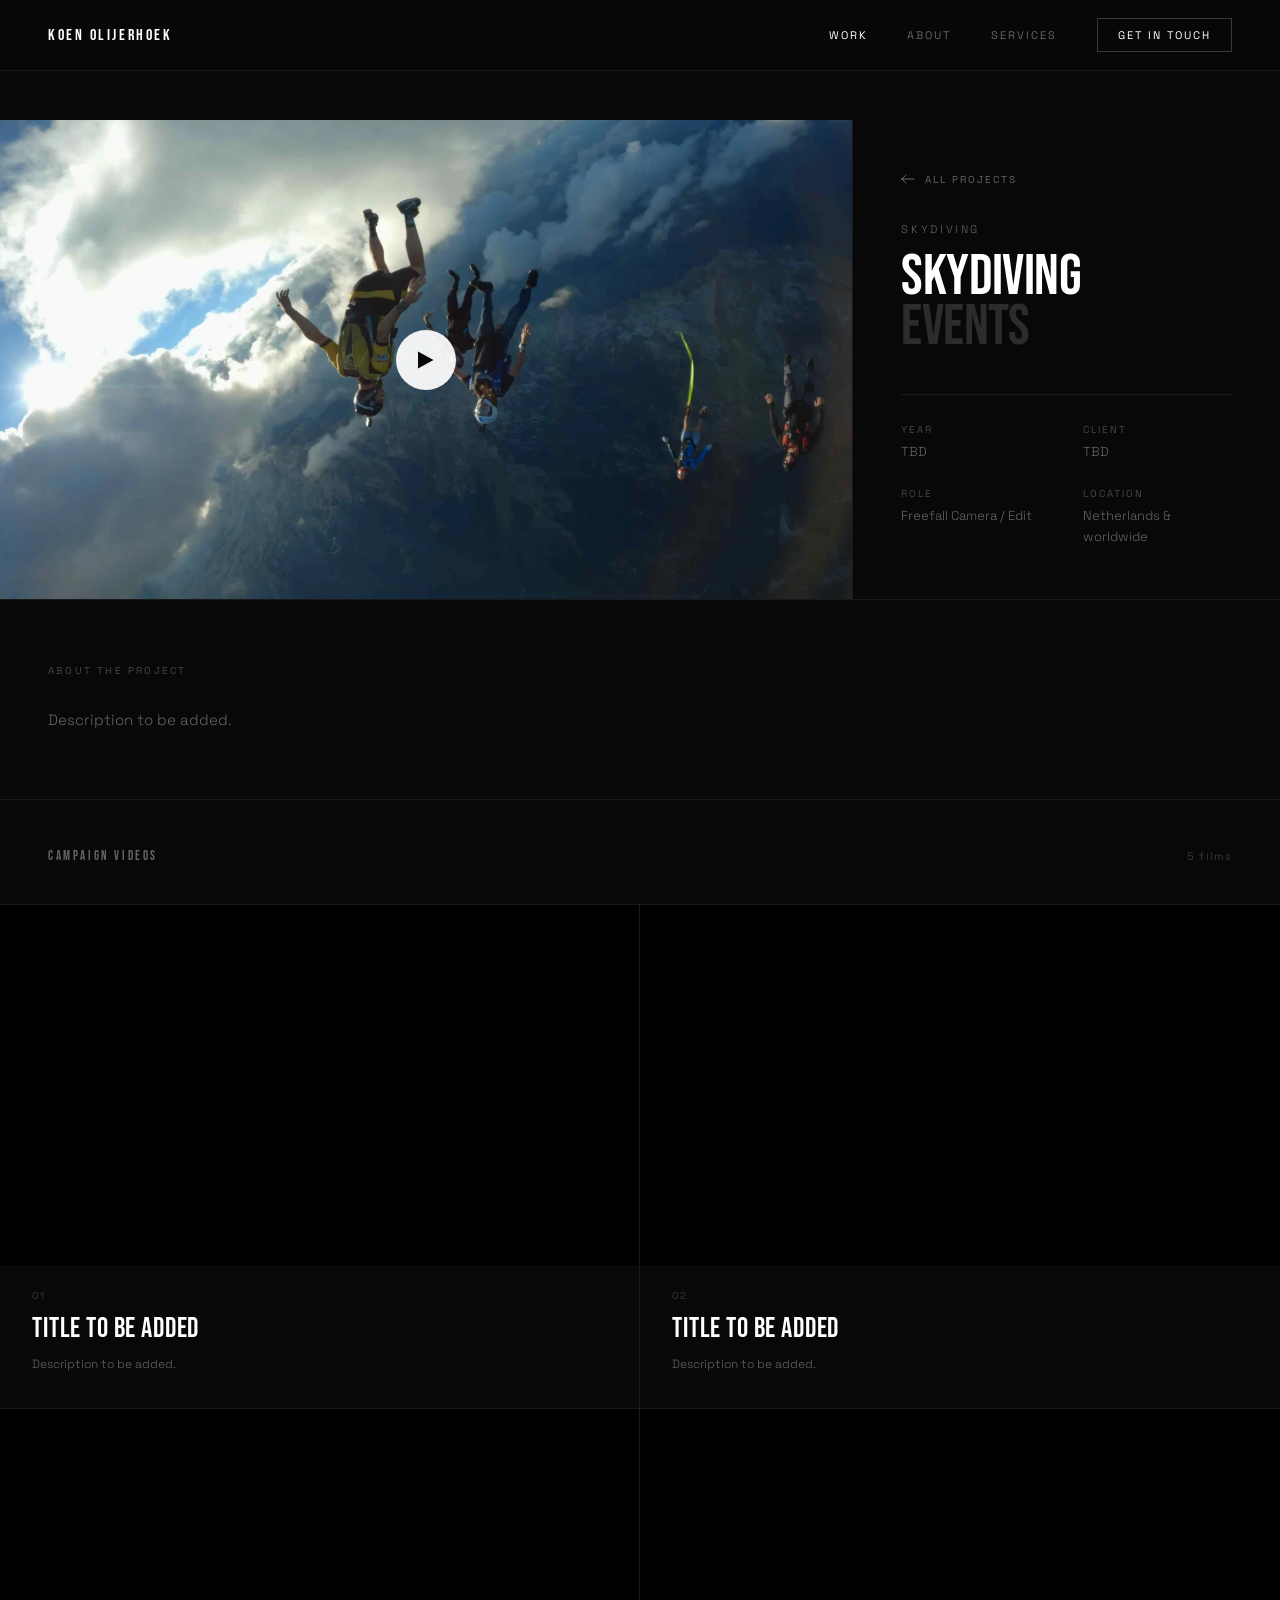
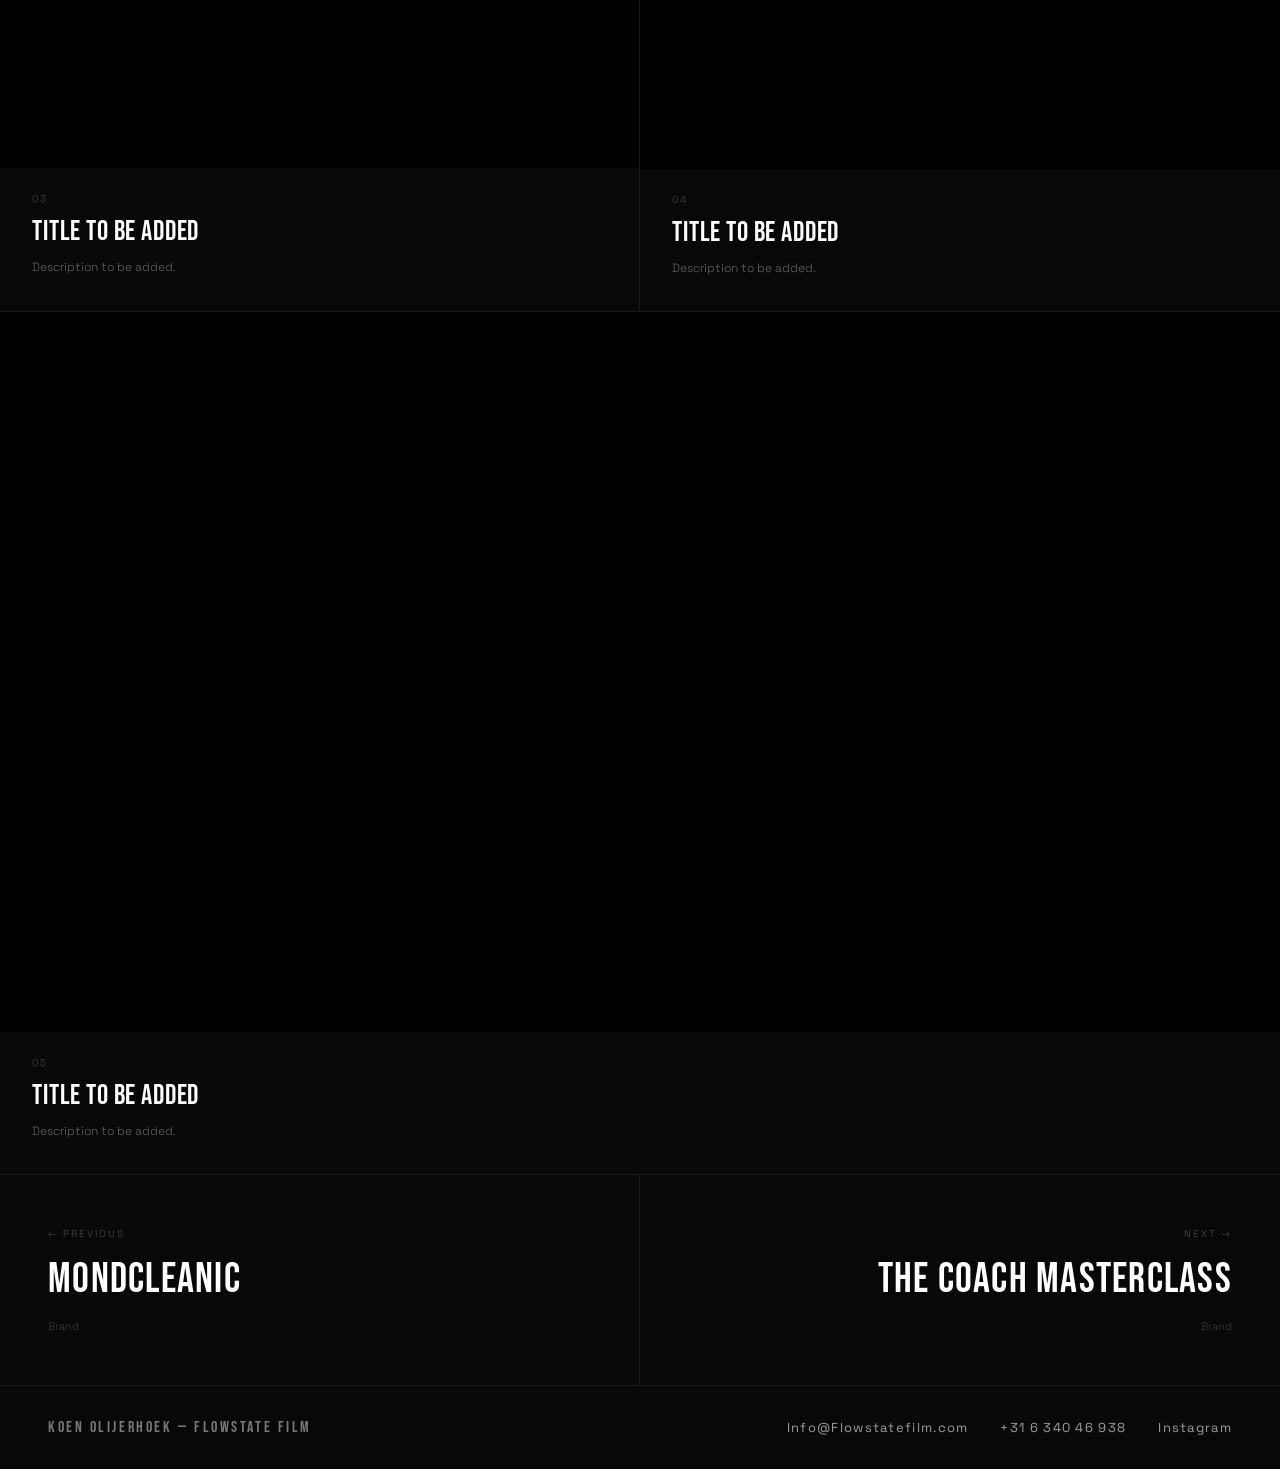
<file: project-skydiving.html>
<!DOCTYPE html>
<html lang="en">
<head>
  <meta charset="UTF-8">
  <meta name="viewport" content="width=device-width, initial-scale=1.0">
  <title>Skydiving Events — Koen Olijerhoek</title>
  <meta name="description" content="Skydiving Events — freefall and event videography by Koen Olijerhoek, Flowstate Film.">
  <link rel="preconnect" href="https://fonts.googleapis.com">
  <link rel="preconnect" href="https://fonts.gstatic.com" crossorigin>
  <link href="https://fonts.googleapis.com/css2?family=Bebas+Neue&family=Space+Grotesk:wght@300;400;500&display=swap" rel="stylesheet">
  <link rel="stylesheet" href="css/styles.css">
</head>
<body>

<nav class="nav always-frosted">
  <a class="nav-name" href="index.html">KOEN OLIJERHOEK</a>
  <div class="nav-links">
    <a href="work.html" class="active">Work</a>
    <a href="index.html#about">About</a>
    <a href="index.html#services">Services</a>
    <a class="nav-cta" href="#">Get in touch</a>
  </div>
  <button class="nav-hamburger" aria-label="Open menu" aria-expanded="false">
    <span></span><span></span><span></span>
  </button>
</nav>
<div class="nav-mobile" role="dialog" aria-label="Navigation menu">
  <a href="work.html">Work</a>
  <a href="index.html#about">About</a>
  <a href="index.html#services">Services</a>
  <a href="#" class="contact-trigger">Contact</a>
</div>

<header class="project-hero">
  <div class="project-hero-inner">
    <div class="project-hero-video-col">
      <div class="video-facade" data-src="https://www.youtube.com/embed/K5EEfuAr75s?rel=0&modestbranding=1&color=white&autoplay=1">
        <img src="img/freefall-campaign.jpg" alt="Skydiving Events">
        <button class="video-play-btn" aria-label="Play video">
          <svg width="18" height="20" viewBox="0 0 18 20" fill="none"><path d="M1 1.5L16.5 10L1 18.5V1.5Z" fill="#080808"/></svg>
        </button>
      </div>
    </div>
    <div class="project-hero-text-col">
      <div>
        <a class="project-back" href="work.html">
          <svg width="14" height="10" viewBox="0 0 14 10" fill="none">
            <path d="M13 5H1M1 5L5 1M1 5L5 9" stroke="currentColor" stroke-width="1" stroke-linecap="round" stroke-linejoin="round"/>
          </svg>
          All projects
        </a>
        <div class="project-eyebrow">Skydiving</div>
        <div class="project-title">SKYDIVING<br><em>EVENTS</em></div>
      </div>
      <div class="project-meta-col">
        <div>
          <div class="project-meta-label">Year</div>
          <div class="project-meta-value">TBD</div>
        </div>
        <div>
          <div class="project-meta-label">Client</div>
          <div class="project-meta-value">TBD</div>
        </div>
        <div>
          <div class="project-meta-label">Role</div>
          <div class="project-meta-value">Freefall Camera / Edit</div>
        </div>
        <div>
          <div class="project-meta-label">Location</div>
          <div class="project-meta-value">Netherlands &amp; worldwide</div>
        </div>
      </div>
    </div>
  </div>
</header>

<div class="project-desc">
  <div class="project-desc-left">
    <div class="section-label">About the project</div>
    <div class="project-description">
      <p>Description to be added.</p>
    </div>
  </div>
</div>

<section class="campaign-section">
  <div class="campaign-header">
    <div class="campaign-heading">Campaign Videos</div>
    <div class="campaign-count">5 films</div>
  </div>
  <div class="campaign-grid">
    <div class="campaign-item">
      <div class="campaign-video">
        <iframe src="https://www.youtube.com/embed/lCfU8Eko5Rw?rel=0&modestbranding=1&color=white" allow="accelerometer; autoplay; clipboard-write; encrypted-media; gyroscope; picture-in-picture" allowfullscreen title="Skydiving Events — 01"></iframe>
      </div>
      <div class="campaign-info">
        <div class="campaign-num">01</div>
        <div class="campaign-title">TITLE TO BE ADDED</div>
        <div class="campaign-desc">Description to be added.</div>
      </div>
    </div>
    <div class="campaign-item">
      <div class="campaign-video">
        <iframe src="https://www.youtube.com/embed/lDSI1kupcCM?rel=0&modestbranding=1&color=white" allow="accelerometer; autoplay; clipboard-write; encrypted-media; gyroscope; picture-in-picture" allowfullscreen title="Skydiving Events — 02"></iframe>
      </div>
      <div class="campaign-info">
        <div class="campaign-num">02</div>
        <div class="campaign-title">TITLE TO BE ADDED</div>
        <div class="campaign-desc">Description to be added.</div>
      </div>
    </div>
    <div class="campaign-item">
      <div class="campaign-video">
        <iframe src="https://www.youtube.com/embed/W2d2Ch_CZfg?rel=0&modestbranding=1&color=white" allow="accelerometer; autoplay; clipboard-write; encrypted-media; gyroscope; picture-in-picture" allowfullscreen title="Skydiving Events — 03"></iframe>
      </div>
      <div class="campaign-info">
        <div class="campaign-num">03</div>
        <div class="campaign-title">TITLE TO BE ADDED</div>
        <div class="campaign-desc">Description to be added.</div>
      </div>
    </div>
    <div class="campaign-item">
      <div class="campaign-video">
        <iframe src="https://www.youtube.com/embed/34OShhMOWIU?rel=0&modestbranding=1&color=white" allow="accelerometer; autoplay; clipboard-write; encrypted-media; gyroscope; picture-in-picture" allowfullscreen title="Skydiving Events — 04"></iframe>
      </div>
      <div class="campaign-info">
        <div class="campaign-num">04</div>
        <div class="campaign-title">TITLE TO BE ADDED</div>
        <div class="campaign-desc">Description to be added.</div>
      </div>
    </div>
    <div class="campaign-item">
      <div class="campaign-video">
        <iframe src="https://www.youtube.com/embed/bWK_QBR3V30?start=127&rel=0&modestbranding=1&color=white" allow="accelerometer; autoplay; clipboard-write; encrypted-media; gyroscope; picture-in-picture" allowfullscreen title="Skydiving Events — 05"></iframe>
      </div>
      <div class="campaign-info">
        <div class="campaign-num">05</div>
        <div class="campaign-title">TITLE TO BE ADDED</div>
        <div class="campaign-desc">Description to be added.</div>
      </div>
    </div>
  </div>
</section>

<nav class="project-nav" aria-label="Between projects">
  <a class="project-nav-item" href="project-mondcleanic.html">
    <div class="project-nav-dir">← Previous</div>
    <div class="project-nav-title">MONDCLEANIC</div>
    <div class="project-nav-cat">Brand</div>
  </a>
  <a class="project-nav-item" href="project-coach-masterclass.html" style="text-align:right">
    <div class="project-nav-dir">Next →</div>
    <div class="project-nav-title">THE COACH MASTERCLASS</div>
    <div class="project-nav-cat">Brand</div>
  </a>
</nav>

<footer class="footer" id="contact">
  <div class="footer-name">KOEN OLIJERHOEK — FLOWSTATE FILM</div>
  <div class="footer-links">
    <a href="mailto:Info@Flowstatefilm.com">Info@Flowstatefilm.com</a>
    <a href="tel:+31634046938">+31 6 340 46 938</a>
    <a href="#" target="_blank" rel="noopener">Instagram</a>
  </div>
</footer>

<div class="contact-modal" id="contactModal" role="dialog" aria-modal="true" aria-label="Contact">
  <div class="contact-modal-backdrop"></div>
  <div class="contact-modal-card">
    <button class="contact-modal-close" aria-label="Close"><svg width="14" height="14" viewBox="0 0 14 14" fill="none"><path d="M1 1L13 13M13 1L1 13" stroke="currentColor" stroke-width="1.5" stroke-linecap="round"/></svg></button>
    <div class="contact-modal-eyebrow">Get in touch</div>
    <div class="contact-modal-headline">Let's make something<br>worth watching.</div>
    <div class="contact-modal-links">
      <a href="mailto:Info@Flowstatefilm.com">Info@Flowstatefilm.com</a>
      <a href="tel:+31634046938">+31 6 340 46 938</a>
      <a href="#" target="_blank" rel="noopener">Instagram</a>
    </div>
  </div>
</div>

<script src="js/main.js"></script>
</body>
</html>
</file>
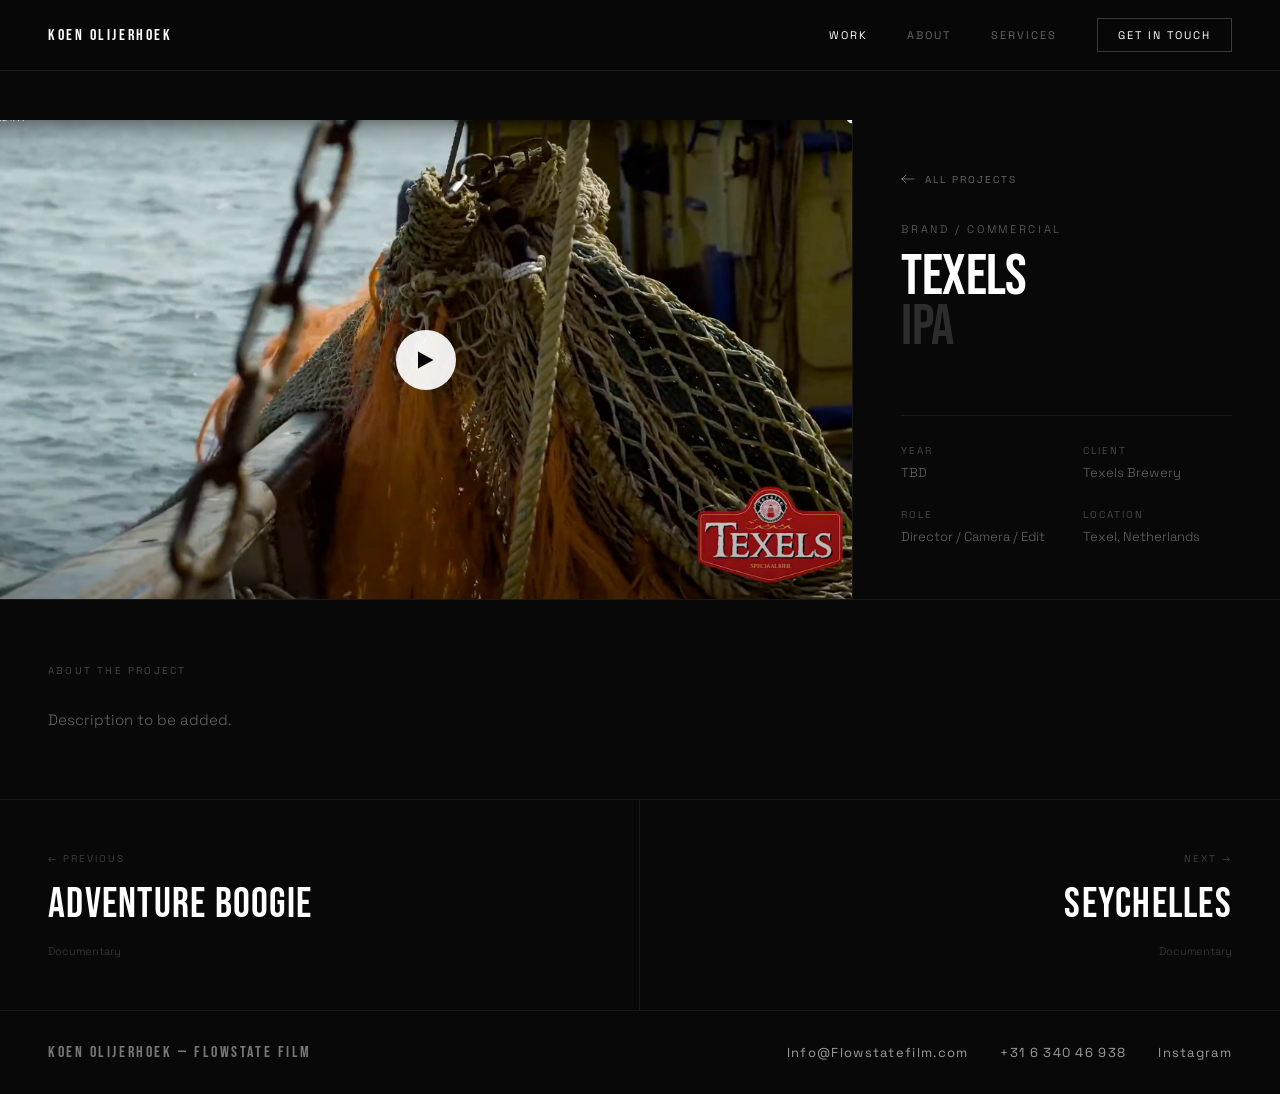
<file: project-texels-ipa.html>
<!DOCTYPE html>
<html lang="en">
<head>
  <meta charset="UTF-8">
  <meta name="viewport" content="width=device-width, initial-scale=1.0">
  <title>Texels IPA — Koen Olijerhoek</title>
  <meta name="description" content="Texels IPA — brand commercial by Koen Olijerhoek, Flowstate Film.">
  <link rel="preconnect" href="https://fonts.googleapis.com">
  <link rel="preconnect" href="https://fonts.gstatic.com" crossorigin>
  <link href="https://fonts.googleapis.com/css2?family=Bebas+Neue&family=Space+Grotesk:wght@300;400;500&display=swap" rel="stylesheet">
  <link rel="stylesheet" href="css/styles.css">
</head>
<body>

<nav class="nav always-frosted">
  <a class="nav-name" href="index.html">KOEN OLIJERHOEK</a>
  <div class="nav-links">
    <a href="work.html" class="active">Work</a>
    <a href="index.html#about">About</a>
    <a href="index.html#services">Services</a>
    <a class="nav-cta" href="#">Get in touch</a>
  </div>
  <button class="nav-hamburger" aria-label="Open menu" aria-expanded="false">
    <span></span><span></span><span></span>
  </button>
</nav>
<div class="nav-mobile" role="dialog" aria-label="Navigation menu">
  <a href="work.html">Work</a>
  <a href="index.html#about">About</a>
  <a href="index.html#services">Services</a>
  <a href="#" class="contact-trigger">Contact</a>
</div>

<header class="project-hero">
  <div class="project-hero-inner">
    <div class="project-hero-video-col">
      <div class="video-facade" data-src="https://www.youtube.com/embed/ZbvwbDPdAQo?rel=0&modestbranding=1&color=white&autoplay=1">
        <img src="img/texels-ipa.png" alt="Texels IPA">
        <button class="video-play-btn" aria-label="Play video">
          <svg width="18" height="20" viewBox="0 0 18 20" fill="none"><path d="M1 1.5L16.5 10L1 18.5V1.5Z" fill="#080808"/></svg>
        </button>
      </div>
    </div>
    <div class="project-hero-text-col">
      <div>
        <a class="project-back" href="work.html">
          <svg width="14" height="10" viewBox="0 0 14 10" fill="none">
            <path d="M13 5H1M1 5L5 1M1 5L5 9" stroke="currentColor" stroke-width="1" stroke-linecap="round" stroke-linejoin="round"/>
          </svg>
          All projects
        </a>
        <div class="project-eyebrow">Brand / Commercial</div>
        <div class="project-title">TEXELS<br><em>IPA</em></div>
      </div>
      <div class="project-meta-col">
        <div>
          <div class="project-meta-label">Year</div>
          <div class="project-meta-value">TBD</div>
        </div>
        <div>
          <div class="project-meta-label">Client</div>
          <div class="project-meta-value">Texels Brewery</div>
        </div>
        <div>
          <div class="project-meta-label">Role</div>
          <div class="project-meta-value">Director / Camera / Edit</div>
        </div>
        <div>
          <div class="project-meta-label">Location</div>
          <div class="project-meta-value">Texel, Netherlands</div>
        </div>
      </div>
    </div>
  </div>
</header>

<div class="project-desc">
  <div class="project-desc-left">
    <div class="section-label">About the project</div>
    <div class="project-description">
      <p>Description to be added.</p>
    </div>
  </div>
</div>

<nav class="project-nav" aria-label="Between projects">
  <a class="project-nav-item" href="project-adventure-boogie.html">
    <div class="project-nav-dir">← Previous</div>
    <div class="project-nav-title">ADVENTURE BOOGIE</div>
    <div class="project-nav-cat">Documentary</div>
  </a>
  <a class="project-nav-item" href="project-seychelles.html" style="text-align:right">
    <div class="project-nav-dir">Next →</div>
    <div class="project-nav-title">SEYCHELLES</div>
    <div class="project-nav-cat">Documentary</div>
  </a>
</nav>

<footer class="footer" id="contact">
  <div class="footer-name">KOEN OLIJERHOEK — FLOWSTATE FILM</div>
  <div class="footer-links">
    <a href="mailto:Info@Flowstatefilm.com">Info@Flowstatefilm.com</a>
    <a href="tel:+31634046938">+31 6 340 46 938</a>
    <a href="#" target="_blank" rel="noopener">Instagram</a>
  </div>
</footer>

<div class="contact-modal" id="contactModal" role="dialog" aria-modal="true" aria-label="Contact">
  <div class="contact-modal-backdrop"></div>
  <div class="contact-modal-card">
    <button class="contact-modal-close" aria-label="Close"><svg width="14" height="14" viewBox="0 0 14 14" fill="none"><path d="M1 1L13 13M13 1L1 13" stroke="currentColor" stroke-width="1.5" stroke-linecap="round"/></svg></button>
    <div class="contact-modal-eyebrow">Get in touch</div>
    <div class="contact-modal-headline">Let's make something<br>worth watching.</div>
    <div class="contact-modal-links">
      <a href="mailto:Info@Flowstatefilm.com">Info@Flowstatefilm.com</a>
      <a href="tel:+31634046938">+31 6 340 46 938</a>
      <a href="#" target="_blank" rel="noopener">Instagram</a>
    </div>
  </div>
</div>

<script src="js/main.js"></script>
</body>
</html>
</file>
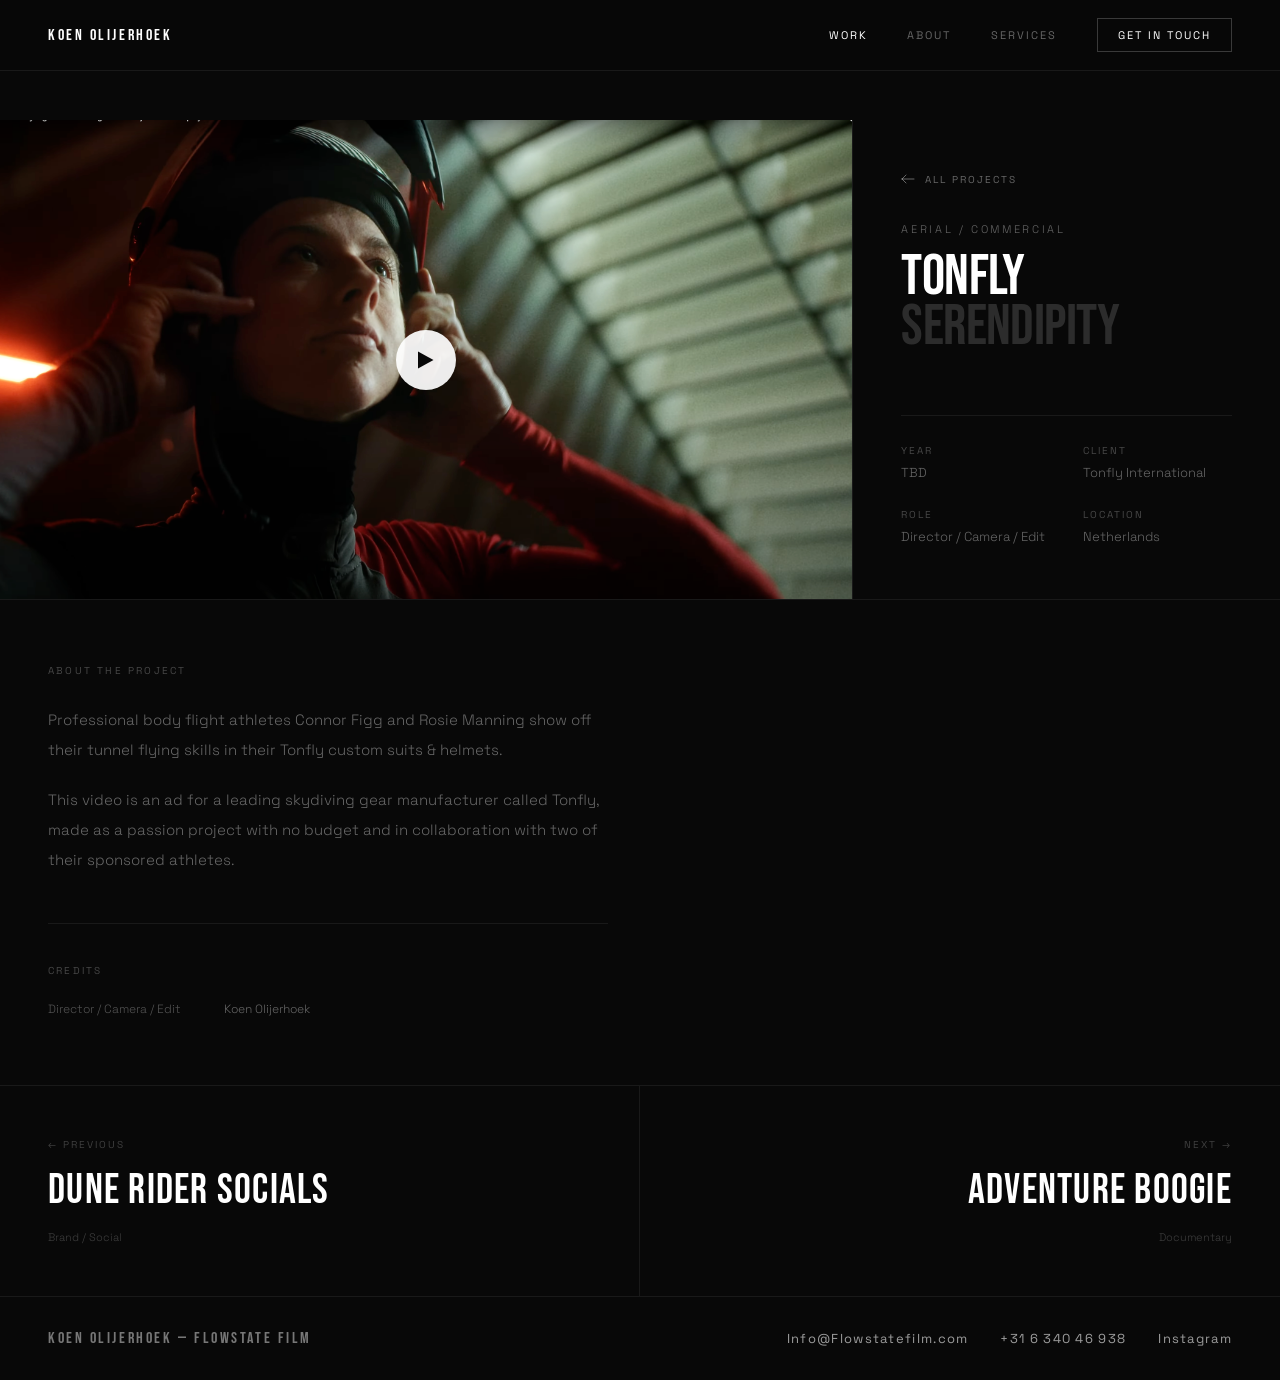
<file: project-tonfly.html>
<!DOCTYPE html>
<html lang="en">
<head>
  <meta charset="UTF-8">
  <meta name="viewport" content="width=device-width, initial-scale=1.0">
  <title>Tonfly × Serendipity — Koen Olijerhoek</title>
  <meta name="description" content="Tonfly × Serendipity — aerial brand film by Koen Olijerhoek, Flowstate Film.">
  <link rel="preconnect" href="https://fonts.googleapis.com">
  <link rel="preconnect" href="https://fonts.gstatic.com" crossorigin>
  <link href="https://fonts.googleapis.com/css2?family=Bebas+Neue&family=Space+Grotesk:wght@300;400;500&display=swap" rel="stylesheet">
  <link rel="stylesheet" href="css/styles.css">
</head>
<body>

<nav class="nav always-frosted">
  <a class="nav-name" href="index.html">KOEN OLIJERHOEK</a>
  <div class="nav-links">
    <a href="work.html" class="active">Work</a>
    <a href="index.html#about">About</a>
    <a href="index.html#services">Services</a>
    <a class="nav-cta" href="#">Get in touch</a>
  </div>
  <button class="nav-hamburger" aria-label="Open menu" aria-expanded="false">
    <span></span><span></span><span></span>
  </button>
</nav>
<div class="nav-mobile" role="dialog" aria-label="Navigation menu">
  <a href="work.html">Work</a>
  <a href="index.html#about">About</a>
  <a href="index.html#services">Services</a>
  <a href="#" class="contact-trigger">Contact</a>
</div>

<header class="project-hero">
  <div class="project-hero-inner">
    <div class="project-hero-video-col">
      <div class="video-facade" data-src="https://www.youtube.com/embed/YLGFR3HscM4?rel=0&modestbranding=1&color=white&autoplay=1">
        <img src="img/tonfly-serendipity.png" alt="Tonfly × Serendipity">
        <button class="video-play-btn" aria-label="Play video">
          <svg width="18" height="20" viewBox="0 0 18 20" fill="none"><path d="M1 1.5L16.5 10L1 18.5V1.5Z" fill="#080808"/></svg>
        </button>
      </div>
    </div>
    <div class="project-hero-text-col">
      <div>
        <a class="project-back" href="work.html">
          <svg width="14" height="10" viewBox="0 0 14 10" fill="none">
            <path d="M13 5H1M1 5L5 1M1 5L5 9" stroke="currentColor" stroke-width="1" stroke-linecap="round" stroke-linejoin="round"/>
          </svg>
          All projects
        </a>
        <div class="project-eyebrow">Aerial / Commercial</div>
        <div class="project-title">TONFLY<br><em>SERENDIPITY</em></div>
      </div>
      <div class="project-meta-col">
        <div>
          <div class="project-meta-label">Year</div>
          <div class="project-meta-value">TBD</div>
        </div>
        <div>
          <div class="project-meta-label">Client</div>
          <div class="project-meta-value">Tonfly International</div>
        </div>
        <div>
          <div class="project-meta-label">Role</div>
          <div class="project-meta-value">Director / Camera / Edit</div>
        </div>
        <div>
          <div class="project-meta-label">Location</div>
          <div class="project-meta-value">Netherlands</div>
        </div>
      </div>
    </div>
  </div>
</header>

<div class="project-desc">
  <div class="project-desc-left">
    <div class="section-label">About the project</div>
    <div class="project-description">
      <p>Professional body flight athletes Connor Figg and Rosie Manning show off their tunnel flying skills in their Tonfly custom suits &amp; helmets.</p>
      <p>This video is an ad for a leading skydiving gear manufacturer called Tonfly, made as a passion project with no budget and in collaboration with two of their sponsored athletes.</p>
    </div>
    <div class="project-credits">
      <div class="section-label">Credits</div>
      <div class="credit-row"><span class="credit-role">Director / Camera / Edit</span><span class="credit-names">Koen Olijerhoek</span></div>
    </div>
  </div>
</div>

<nav class="project-nav" aria-label="Between projects">
  <a class="project-nav-item" href="project-dune-rider-socials.html">
    <div class="project-nav-dir">← Previous</div>
    <div class="project-nav-title">DUNE RIDER SOCIALS</div>
    <div class="project-nav-cat">Brand / Social</div>
  </a>
  <a class="project-nav-item" href="project-adventure-boogie.html" style="text-align:right">
    <div class="project-nav-dir">Next →</div>
    <div class="project-nav-title">ADVENTURE BOOGIE</div>
    <div class="project-nav-cat">Documentary</div>
  </a>
</nav>

<footer class="footer" id="contact">
  <div class="footer-name">KOEN OLIJERHOEK — FLOWSTATE FILM</div>
  <div class="footer-links">
    <a href="mailto:Info@Flowstatefilm.com">Info@Flowstatefilm.com</a>
    <a href="tel:+31634046938">+31 6 340 46 938</a>
    <a href="#" target="_blank" rel="noopener">Instagram</a>
  </div>
</footer>

<div class="contact-modal" id="contactModal" role="dialog" aria-modal="true" aria-label="Contact">
  <div class="contact-modal-backdrop"></div>
  <div class="contact-modal-card">
    <button class="contact-modal-close" aria-label="Close"><svg width="14" height="14" viewBox="0 0 14 14" fill="none"><path d="M1 1L13 13M13 1L1 13" stroke="currentColor" stroke-width="1.5" stroke-linecap="round"/></svg></button>
    <div class="contact-modal-eyebrow">Get in touch</div>
    <div class="contact-modal-headline">Let's make something<br>worth watching.</div>
    <div class="contact-modal-links">
      <a href="mailto:Info@Flowstatefilm.com">Info@Flowstatefilm.com</a>
      <a href="tel:+31634046938">+31 6 340 46 938</a>
      <a href="#" target="_blank" rel="noopener">Instagram</a>
    </div>
  </div>
</div>

<script src="js/main.js"></script>
</body>
</html>
</file>
<file: css/styles.css>
/* ══════════════════════════════════════════
   Koen Olijerhoek — Flowstate Film
   Design system: "The Void" direction
   Fonts: Bebas Neue (display), Space Grotesk (body)
═══════════════════════════════════════════ */

*, *::before, *::after {
  box-sizing: border-box;
  margin: 0;
  padding: 0;
}

:root {
  --bg:       #080808;
  --fg:       #ffffff;
  --fg-dim:   rgba(255,255,255,0.38);
  --fg-dimmer: rgba(255,255,255,0.12);
  --border:   rgba(255,255,255,0.07);
  --font-display: 'Bebas Neue', sans-serif;
  --font-body:    'Space Grotesk', sans-serif;
}

html {
  scroll-behavior: smooth;
}

body {
  background: var(--bg);
  color: var(--fg);
  font-family: var(--font-body);
  -webkit-font-smoothing: antialiased;
  overflow-x: hidden;
}

img {
  display: block;
  width: 100%;
  height: 100%;
  object-fit: cover;
}

/* Images directly inside slide/thumb containers fill and cover */
.hero-slide > img,
.work-img > img,
.work-row-thumb-img > img {
  position: absolute;
  inset: 0;
  width: 100%;
  height: 100%;
  object-fit: cover;
}

/* Service card images: fixed size so the column reveals them, not scales them.
   Width matches the expanded column (1.52 / 4.01 total fr ≈ 38vw).
   The column clips via overflow:hidden — expanding reveals, collapsing hides. */
.spec-photo > img {
  position: absolute;
  bottom: -80px;
  left: 50%;
  transform: translateX(-50%);
  width: 38vw;
  height: auto;
  max-width: none;
}

a {
  color: inherit;
  text-decoration: none;
}


/* ══════════════════════════════════════════
   PLACEHOLDER (image slots before real media)
═══════════════════════════════════════════ */

.ph {
  width: 100%;
  height: 100%;
  background: repeating-linear-gradient(
    -45deg,
    rgba(255,255,255,0.025) 0px,
    rgba(255,255,255,0.025) 1px,
    transparent 1px,
    transparent 10px
  );
  display: flex;
  align-items: center;
  justify-content: center;
  color: rgba(255,255,255,0.13);
  font-size: 10px;
  letter-spacing: 0.1em;
  text-transform: uppercase;
  text-align: center;
  line-height: 1.8;
  font-family: monospace;
}

/* real image inside placeholder slot */
.ph img {
  position: absolute;
  inset: 0;
  object-fit: cover;
}


/* ══════════════════════════════════════════
   NAV
═══════════════════════════════════════════ */

.nav {
  position: fixed;
  top: 0; left: 0; right: 0;
  z-index: 100;
  display: flex;
  align-items: center;
  justify-content: space-between;
  padding: 30px 48px;
  transition: background 0.5s, padding 0.4s, backdrop-filter 0.5s;
}

.nav.scrolled,
.nav.always-frosted {
  background: rgba(8,8,8,0.9);
  backdrop-filter: blur(16px);
  -webkit-backdrop-filter: blur(16px);
  padding: 18px 48px;
  border-bottom: 1px solid var(--border);
}

.nav-name {
  font-family: var(--font-display);
  font-size: 16px;
  letter-spacing: 0.16em;
  color: var(--fg);
  text-decoration: none;
}

.nav-links {
  display: flex;
  gap: 40px;
  align-items: center;
}

.nav-links a {
  font-size: 11px;
  letter-spacing: 0.18em;
  text-transform: uppercase;
  color: var(--fg-dim);
  text-decoration: none;
  transition: color 0.2s;
}

.nav-links a:hover { color: var(--fg); }
.nav-links a.active { color: var(--fg); }

.nav-cta {
  border: 1px solid rgba(255,255,255,0.2) !important;
  padding: 9px 20px !important;
  color: var(--fg) !important;
  transition: border-color 0.2s, background 0.2s !important;
}

.nav-cta:hover {
  background: rgba(255,255,255,0.06) !important;
  border-color: rgba(255,255,255,0.45) !important;
}

/* hamburger */
.nav-hamburger {
  display: none;
  flex-direction: column;
  gap: 5px;
  cursor: pointer;
  background: none;
  border: none;
  padding: 4px;
}

.nav-hamburger span {
  display: block;
  width: 22px;
  height: 1px;
  background: var(--fg);
  transition: transform 0.3s, opacity 0.3s;
}

.nav-hamburger.open span:nth-child(1) { transform: translateY(6px) rotate(45deg); }
.nav-hamburger.open span:nth-child(2) { opacity: 0; }
.nav-hamburger.open span:nth-child(3) { transform: translateY(-6px) rotate(-45deg); }

/* mobile overlay */
.nav-mobile {
  display: none;
  position: fixed;
  inset: 0;
  z-index: 99;
  background: #080808;
  flex-direction: column;
  align-items: center;
  justify-content: center;
  gap: 36px;
}

.nav-mobile.open { display: flex; }

.nav-mobile a {
  font-family: var(--font-display);
  font-size: 52px;
  letter-spacing: 0.06em;
  color: var(--fg);
  text-decoration: none;
  transition: color 0.2s;
}

.nav-mobile a:hover { color: var(--fg-dim); }


/* ══════════════════════════════════════════
   HERO
═══════════════════════════════════════════ */

.hero {
  height: 100vh;
  min-height: 700px;
  position: relative;
  overflow: hidden;
  display: flex;
  flex-direction: column;
  justify-content: flex-end;
}

/* Cycling slides */
.hero-slide {
  position: absolute;
  inset: 0;
  opacity: 0;
  transition: opacity 1.2s ease-in-out;
}

.hero-slide.active { opacity: 1; }

/* Vignette overlay */
.hero-vignette {
  position: absolute;
  inset: 0;
  z-index: 2;
  background:
    radial-gradient(ellipse at center, transparent 20%, rgba(0,0,0,0.55) 100%),
    linear-gradient(to bottom, rgba(0,0,0,0.25) 0%, transparent 35%, transparent 55%, rgba(0,0,0,0.85) 100%);
  pointer-events: none;
}

/* Slide counter dots */
.hero-counter {
  position: absolute;
  top: 50%;
  right: 48px;
  transform: translateY(-50%);
  z-index: 3;
  display: flex;
  flex-direction: column;
  align-items: center;
  gap: 6px;
}

.hero-counter-dot {
  width: 4px;
  height: 4px;
  border-radius: 50%;
  background: rgba(255,255,255,0.2);
  transition: background 0.4s, height 0.4s, border-radius 0.4s;
  cursor: pointer;
}

.hero-counter-dot.active {
  background: rgba(255,255,255,0.7);
  height: 16px;
  border-radius: 2px;
}

/* Hero text content */
.hero-content {
  position: relative;
  z-index: 3;
  padding: 0 48px 64px;
}

.hero-eyebrow {
  font-size: 11px;
  letter-spacing: 0.24em;
  text-transform: uppercase;
  color: var(--fg-dim);
  margin-bottom: 18px;
  font-weight: 300;
}

.hero-title {
  font-family: var(--font-display);
  font-size: clamp(72px, 11.5vw, 168px);
  line-height: 0.87;
  letter-spacing: -0.01em;
  color: var(--fg);
}

.hero-title .ghost {
  color: rgba(255,255,255,0.15);
}

/* Meta text bottom-right */
.hero-meta {
  position: absolute;
  bottom: 64px;
  right: 48px;
  text-align: right;
  z-index: 3;
}

.hero-meta p {
  font-size: 13px;
  color: rgba(255,255,255,0.75);
  letter-spacing: 0.08em;
  line-height: 2.1;
  font-weight: 300;
}

/* Scroll indicator */
.scroll-line {
  position: absolute;
  bottom: 0;
  left: 50%;
  transform: translateX(-50%);
  width: 1px;
  height: 72px;
  background: linear-gradient(var(--fg-dimmer), transparent);
  z-index: 3;
}


/* ══════════════════════════════════════════
   FEATURED WORK
═══════════════════════════════════════════ */

.work {
  border-top: 1px solid var(--border);
}

.work-header {
  padding: 48px 48px 40px;
  display: flex;
  align-items: baseline;
  justify-content: space-between;
}

.work-heading {
  font-family: var(--font-display);
  font-size: 28px;
  letter-spacing: 0.2em;
  color: var(--fg);
}

.work-all {
  font-size: 13px;
  letter-spacing: 0.16em;
  text-transform: uppercase;
  color: var(--fg-dim);
  text-decoration: none;
  border-bottom: 1px solid transparent;
  padding-bottom: 2px;
  transition: color 0.2s, border-color 0.2s;
}

.work-all:hover {
  color: var(--fg);
  border-bottom-color: rgba(255,255,255,0.25);
}

.work-grid {
  display: grid;
  grid-template-columns: 2fr 1fr;
  border-top: 1px solid var(--border);
}

.work-item {
  position: relative;
  overflow: hidden;
  cursor: pointer;
  border-right: 1px solid var(--border);
  display: block;
  text-decoration: none;
  color: inherit;
}

.work-item:last-child { border-right: none; }

.work-item-main { min-height: 540px; }
.work-item-side { min-height: 540px; }

.work-img {
  position: absolute;
  inset: 0;
  transition: transform 0.8s cubic-bezier(0.25, 0.46, 0.45, 0.94);
}

.work-item:hover .work-img { transform: scale(1.04); }

.work-gradient {
  position: absolute;
  inset: 0;
  background: linear-gradient(to bottom, transparent 50%, rgba(0,0,0,0.72) 100%);
}

.work-info {
  position: absolute;
  bottom: 0;
  left: 0;
  right: 0;
  padding: 32px 36px;
  z-index: 1;
}

.work-cat {
  font-size: 10px;
  letter-spacing: 0.2em;
  text-transform: uppercase;
  color: rgba(255,255,255,0.4);
  margin-bottom: 8px;
}

.work-title-text {
  font-family: var(--font-display);
  font-size: 38px;
  color: var(--fg);
  letter-spacing: 0.03em;
}

.work-item-main .work-title-text { font-size: 56px; }

.work-arrow {
  display: inline-flex;
  align-items: center;
  gap: 10px;
  font-size: 10px;
  letter-spacing: 0.2em;
  text-transform: uppercase;
  color: rgba(255,255,255,0.4);
  margin-top: 12px;
  opacity: 0;
  transform: translateX(-8px);
  transition: opacity 0.3s, transform 0.3s;
}

.work-item:hover .work-arrow {
  opacity: 1;
  transform: translateX(0);
}


/* ══════════════════════════════════════════
   SPECIALISMS
═══════════════════════════════════════════ */

.spec {
  display: grid;
  grid-template-columns: repeat(4, 1fr);
  border-top: 1px solid var(--border);
  transition: grid-template-columns 0.6s cubic-bezier(0.25, 0.46, 0.45, 0.94);
}

.spec-item {
  padding: 52px 40px 56px;
  border-right: 1px solid var(--border);
  position: relative;
  overflow: hidden;
  min-height: 340px;
  cursor: default;
  transition: min-height 0.6s cubic-bezier(0.25, 0.46, 0.45, 0.94);
}

.spec-item:last-child { border-right: none; }

/* Top rule */
.spec-bar {
  position: absolute;
  top: 0; left: 0; right: 0;
  height: 1px;
  background: var(--fg);
  transform: scaleX(0);
  transform-origin: left;
  transition: transform 0.55s cubic-bezier(0.25, 0.46, 0.45, 0.94);
  z-index: 3;
}

.spec-item.hovered .spec-bar { transform: scaleX(1); }

/* Photo background — revealed on hover */
.spec-photo {
  position: absolute;
  inset: 0;
  z-index: 0;
  opacity: 0;
  transition: opacity 0.5s ease;
}

.spec-item.hovered .spec-photo { opacity: 1; }

.spec-photo-overlay {
  position: absolute;
  inset: 0;
  background: linear-gradient(to right, rgba(8,8,8,0.82) 0%, rgba(8,8,8,0.48) 50%, rgba(8,8,8,0.12) 100%),
              linear-gradient(to bottom, transparent 55%, rgba(0,0,0,0.45) 100%);
  z-index: 1;
}

/* Text content */
.spec-content {
  position: relative;
  z-index: 3;
  height: 100%;
  display: flex;
  flex-direction: column;
}

.spec-num {
  font-size: 10px;
  letter-spacing: 0.22em;
  color: rgba(255,255,255,0.25);
  margin-bottom: 36px;
  transition: color 0.4s ease;
}

.spec-title {
  font-family: var(--font-display);
  font-size: 26px;
  color: var(--fg);
  letter-spacing: 0.04em;
  margin-bottom: 14px;
}

.spec-desc {
  font-size: 12px;
  color: var(--fg-dim);
  line-height: 1.85;
  font-weight: 300;
  max-width: 240px;
  transition: color 0.4s ease;
}

.spec-desc-extra {
  font-size: 12px;
  color: rgba(255,255,255,0.45);
  line-height: 1.85;
  font-weight: 300;
  max-width: 260px;
  margin-top: 16px;
  max-height: 0;
  overflow: hidden;
  opacity: 0;
  transition: max-height 0.5s ease 0.1s, opacity 0.4s ease 0.15s, color 0.4s ease;
}

.spec-item.hovered .spec-num { color: rgba(255,255,255,0.55); }
.spec-item.hovered .spec-desc { color: var(--fg); }
.spec-item.hovered .spec-desc-extra { max-height: 120px; opacity: 1; color: var(--fg); }


/* ══════════════════════════════════════════
   STATEMENT / ABOUT
═══════════════════════════════════════════ */

.statement {
  padding: 120px 48px;
  border-top: 1px solid var(--border);
  display: grid;
  grid-template-columns: 1fr 1fr;
  gap: 80px;
  align-items: center;
}

.statement-quote {
  font-family: var(--font-display);
  font-size: 76px;
  line-height: 0.9;
  color: var(--fg);
}

.statement-quote .ghost {
  color: rgba(255,255,255,0.15);
}

.statement-body {
  font-size: 14px;
  color: var(--fg-dim);
  line-height: 1.95;
  font-weight: 300;
  margin-bottom: 44px;
}

.cta-link {
  display: inline-flex;
  align-items: center;
  gap: 14px;
  font-size: 11px;
  letter-spacing: 0.2em;
  text-transform: uppercase;
  color: var(--fg);
  text-decoration: none;
  border-bottom: 1px solid rgba(255,255,255,0.22);
  padding-bottom: 4px;
  transition: border-color 0.2s;
}

.cta-link:hover { border-color: var(--fg); }


/* ══════════════════════════════════════════
   FOOTER
═══════════════════════════════════════════ */

.footer {
  border-top: 1px solid var(--border);
  padding: 32px 48px;
  display: flex;
  align-items: center;
  justify-content: space-between;
}

.footer-name {
  font-family: var(--font-display);
  font-size: 16px;
  letter-spacing: 0.16em;
  color: rgba(255,255,255,0.45);
}

.footer-links {
  display: flex;
  gap: 32px;
}

.footer-links a {
  font-size: 13px;
  letter-spacing: 0.1em;
  color: rgba(255,255,255,0.6);
  text-decoration: none;
  transition: color 0.2s;
}

.footer-links a:hover { color: var(--fg-dim); }


/* ══════════════════════════════════════════
   WORK PAGE — Page Header
═══════════════════════════════════════════ */

.page-header {
  padding: 160px 48px 72px;
  border-bottom: 1px solid var(--border);
  display: flex;
  align-items: flex-end;
  justify-content: space-between;
}

.page-title {
  font-family: var(--font-display);
  font-size: 120px;
  line-height: 0.88;
  letter-spacing: -0.01em;
  color: var(--fg);
}

.page-meta {
  font-size: 12px;
  color: var(--fg-dim);
  line-height: 1.9;
  font-weight: 300;
  text-align: right;
  padding-bottom: 8px;
}


/* ══════════════════════════════════════════
   WORK PAGE — Filter Bar
═══════════════════════════════════════════ */

.filters {
  display: flex;
  align-items: center;
  border-bottom: 1px solid var(--border);
  padding: 0 48px;
  overflow-x: auto;
  scrollbar-width: none;
}

.filters::-webkit-scrollbar { display: none; }

.filter-btn {
  font-size: 11px;
  letter-spacing: 0.16em;
  text-transform: uppercase;
  color: var(--fg-dim);
  background: none;
  border: none;
  border-bottom: 1px solid transparent;
  padding: 20px 24px 18px;
  cursor: pointer;
  white-space: nowrap;
  margin-bottom: -1px;
  transition: color 0.2s, border-color 0.2s;
  font-family: var(--font-body);
}

.filter-btn:hover { color: var(--fg); }

.filter-btn.active {
  color: var(--fg);
  border-bottom-color: var(--fg);
}


/* ══════════════════════════════════════════
   WORK PAGE — Tile Grid
═══════════════════════════════════════════ */

.work-tiles {
  display: grid;
  grid-template-columns: repeat(3, 1fr);
  border-left: 1px solid var(--border);
  border-top: 1px solid var(--border);
}

.work-tile {
  position: relative;
  overflow: hidden;
  cursor: pointer;
  aspect-ratio: 4 / 3;
  border-right: 1px solid var(--border);
  border-bottom: 1px solid var(--border);
  display: block;
  text-decoration: none;
  color: inherit;
}

.work-tile-img {
  position: absolute;
  inset: 0;
  transition: transform 0.8s cubic-bezier(0.25, 0.46, 0.45, 0.94);
}

.work-tile:hover .work-tile-img { transform: scale(1.05); }

.work-tile-gradient {
  position: absolute;
  inset: 0;
  background: linear-gradient(to bottom, transparent 40%, rgba(0,0,0,0.78) 100%);
}

.work-tile-info {
  position: absolute;
  bottom: 0; left: 0; right: 0;
  padding: 24px 28px;
  z-index: 1;
}

.work-tile-cat {
  font-size: 10px;
  letter-spacing: 0.2em;
  text-transform: uppercase;
  color: rgba(255,255,255,0.38);
  margin-bottom: 6px;
}

.work-tile-title {
  font-family: var(--font-display);
  font-size: 26px;
  color: var(--fg);
  letter-spacing: 0.03em;
  transition: letter-spacing 0.35s;
}

.work-tile:hover .work-tile-title { letter-spacing: 0.06em; }

.work-tile-desc {
  font-size: 11px;
  color: rgba(255,255,255,0.45);
  font-weight: 300;
  line-height: 1.7;
  margin-top: 6px;
  max-height: 0;
  overflow: hidden;
  opacity: 0;
  transition: max-height 0.4s ease, opacity 0.4s;
}

.work-tile:hover .work-tile-desc { max-height: 60px; opacity: 1; }

/* hidden tile (filtered out) */
.work-tile[hidden] { display: none; }


/* ══════════════════════════════════════════
   MOBILE — 768px
═══════════════════════════════════════════ */

@media (max-width: 768px) {
  /* Nav */
  .nav { padding: 20px 24px; }
  .nav.scrolled,
  .nav.always-frosted { padding: 16px 24px; }
  .nav-links { display: none; }
  .nav-hamburger { display: flex; }

  /* Hero */
  .hero-content { padding: 0 24px 56px; }
  .hero-meta { display: none; }
  .hero-counter { right: 20px; }
  .scroll-line { display: none; }

  /* Featured Work */
  .work-header { padding: 32px 24px 24px; }
  .work-grid { grid-template-columns: 1fr; }
  .work-item {
    border-right: none;
    border-bottom: 1px solid var(--border);
  }
  .work-item-main,
  .work-item-side { min-height: 320px; }
  .work-arrow { opacity: 1; transform: none; }

  /* Specialisms */
  .spec { grid-template-columns: 1fr 1fr !important; }
  .spec-item { padding: 36px 24px; min-height: 240px; }
  .spec-item:nth-child(2n) { border-right: none; }

  /* Statement */
  .statement {
    grid-template-columns: 1fr;
    gap: 40px;
    padding: 80px 24px;
  }
  .statement-quote { font-size: 52px; }

  /* Footer */
  .footer {
    flex-direction: column;
    gap: 16px;
    padding: 28px 24px;
    text-align: center;
  }
  .footer-links {
    justify-content: center;
    flex-wrap: wrap;
  }

  /* Work page */
  .page-header {
    padding: 120px 24px 48px;
    flex-direction: column;
    align-items: flex-start;
    gap: 24px;
  }
  .page-title { font-size: 72px; }
  .page-meta { text-align: left; }
  .filters { padding: 0 24px; }

  .work-tiles { grid-template-columns: 1fr 1fr; }
  .work-tile-desc { display: none; }
}

/* ══════════════════════════════════════════
   MOBILE — 480px
═══════════════════════════════════════════ */

@media (max-width: 480px) {
  .spec { grid-template-columns: 1fr; }
  .spec-item:nth-child(2n) { border-right: 1px solid var(--border); }
  .spec-item:last-child { border-right: none; }
}


/* ══════════════════════════════════════════
   PROJECT PAGES
═══════════════════════════════════════════ */

.project-hero {
  padding-top: 120px;
  border-bottom: 1px solid var(--border);
}
.project-hero-inner {
  display: grid;
  grid-template-columns: 2fr 1fr;
  min-height: 0;
}
.project-hero-video-col {
  border-right: 1px solid var(--border);
  display: flex;
  align-items: stretch;
}
.project-hero-video-col .video-embed {
  width: 100%;
  align-self: center;
}
.project-hero-text-col {
  padding: 48px 48px 52px;
  display: flex;
  flex-direction: column;
  justify-content: space-between;
}
.project-back {
  display: inline-flex;
  align-items: center;
  gap: 10px;
  font-size: 10px;
  letter-spacing: 0.2em;
  text-transform: uppercase;
  color: var(--fg-dim);
  text-decoration: none;
  transition: color 0.2s;
  margin-bottom: 36px;
}
.project-back:hover { color: var(--fg); }
.project-back svg { transition: transform 0.2s; }
.project-back:hover svg { transform: translateX(-3px); }
.project-eyebrow {
  font-size: 11px;
  letter-spacing: 0.24em;
  text-transform: uppercase;
  color: var(--fg-dim);
  margin-bottom: 16px;
  font-weight: 300;
}
.project-title {
  font-family: var(--font-display);
  font-size: clamp(48px, 4.5vw, 84px);
  line-height: 0.88;
  letter-spacing: -0.01em;
  color: var(--fg);
  margin-bottom: 40px;
}
.project-title em {
  font-style: normal;
  color: rgba(255,255,255,0.15);
}
.project-meta-col {
  display: grid;
  grid-template-columns: 1fr 1fr;
  gap: 24px 32px;
  border-top: 1px solid var(--border);
  padding-top: 28px;
}
.project-meta-label {
  font-size: 10px;
  letter-spacing: 0.2em;
  text-transform: uppercase;
  color: rgba(255,255,255,0.25);
  margin-bottom: 6px;
}
.project-meta-value {
  font-size: 13px;
  color: var(--fg-dim);
  font-weight: 300;
  line-height: 1.6;
}

/* Primary video wrap — hidden, video now lives in hero */
.primary-video-wrap { display: none; }

/* Click-to-play facade */
.video-facade {
  position: relative;
  width: 100%;
  aspect-ratio: 16 / 9;
  background: #000;
  overflow: hidden;
  cursor: pointer;
  align-self: center;
}
.video-facade img {
  position: absolute;
  inset: 0;
  width: 100%;
  height: 100%;
  object-fit: cover;
  transition: opacity 0.4s;
}
.video-facade:hover img { opacity: 0.72; }
.video-play-btn {
  position: absolute;
  top: 50%;
  left: 50%;
  transform: translate(-50%, -50%);
  width: 60px;
  height: 60px;
  background: rgba(255,255,255,0.92);
  border-radius: 50%;
  border: none;
  cursor: pointer;
  display: flex;
  align-items: center;
  justify-content: center;
  transition: background 0.2s, transform 0.2s;
  pointer-events: none;
}
.video-facade:hover .video-play-btn {
  background: #fff;
  transform: translate(-50%, -50%) scale(1.1);
}

.video-embed {
  position: relative;
  width: 100%;
  aspect-ratio: 16 / 9;
  background: #000;
  overflow: hidden;
}
.video-embed iframe {
  position: absolute;
  inset: 0;
  width: 100%;
  height: 100%;
  border: none;
}

/* Description (credits removed) */
.project-desc {
  border-bottom: 1px solid var(--border);
}
.project-desc-left {
  padding: 64px 48px;
}
.section-label {
  font-size: 10px;
  letter-spacing: 0.22em;
  text-transform: uppercase;
  color: rgba(255,255,255,0.25);
  margin-bottom: 28px;
}
.project-description {
  font-size: 15px;
  color: var(--fg-dim);
  line-height: 2;
  font-weight: 300;
  max-width: 560px;
}
.project-description p + p { margin-top: 20px; }

.project-credits {
  margin-top: 48px;
  padding-top: 40px;
  border-top: 1px solid var(--border);
  max-width: 560px;
}
.project-credits .section-label { margin-bottom: 20px; }
.credit-row {
  display: grid;
  grid-template-columns: 160px 1fr;
  gap: 16px;
  font-size: 12px;
  line-height: 2;
  font-weight: 300;
}
.credit-role { color: rgba(255,255,255,0.3); }
.credit-names { color: var(--fg-dim); }

/* Campaign videos */
.campaign-section {
  border-bottom: 1px solid var(--border);
}
.campaign-header {
  padding: 48px 48px 40px;
  display: flex;
  align-items: baseline;
  justify-content: space-between;
  border-bottom: 1px solid var(--border);
}
.campaign-heading {
  font-family: var(--font-display);
  font-size: 13px;
  letter-spacing: 0.2em;
  color: var(--fg-dim);
}
.campaign-count {
  font-size: 11px;
  letter-spacing: 0.12em;
  color: rgba(255,255,255,0.2);
}
.campaign-grid {
  display: grid;
  grid-template-columns: 1fr 1fr;
}
.campaign-item {
  border-right: 1px solid var(--border);
  border-bottom: 1px solid var(--border);
}
.campaign-item:nth-child(2n) { border-right: none; }
.campaign-item:last-child:nth-child(odd) {
  grid-column: 1 / -1;
  border-right: none;
}
.campaign-item:last-child { border-bottom: none; }
.campaign-video {
  position: relative;
  aspect-ratio: 16 / 9;
  background: #000;
  overflow: hidden;
}
.campaign-video iframe {
  position: absolute;
  inset: 0;
  width: 100%;
  height: 100%;
  border: none;
}
.campaign-info { padding: 24px 32px 32px; }
.campaign-num {
  font-size: 10px;
  letter-spacing: 0.2em;
  color: rgba(255,255,255,0.2);
  margin-bottom: 10px;
}
.campaign-title {
  font-family: var(--font-display);
  font-size: 28px;
  color: var(--fg);
  letter-spacing: 0.03em;
  margin-bottom: 8px;
}
.campaign-desc {
  font-size: 12px;
  color: var(--fg-dim);
  font-weight: 300;
  line-height: 1.85;
  max-width: 480px;
}

/* Prev / Next project nav */
.project-nav {
  display: grid;
  grid-template-columns: 1fr 1fr;
}
.project-nav-item {
  padding: 52px 48px;
  text-decoration: none;
  display: flex;
  flex-direction: column;
  gap: 14px;
  border-right: 1px solid var(--border);
  overflow: hidden;
  position: relative;
  transition: background 0.4s;
}
.project-nav-item:last-child { border-right: none; }
.project-nav-item:hover { background: rgba(255,255,255,0.02); }
.project-nav-dir {
  font-size: 10px;
  letter-spacing: 0.2em;
  text-transform: uppercase;
  color: rgba(255,255,255,0.22);
}
.project-nav-title {
  font-family: var(--font-display);
  font-size: 42px;
  color: var(--fg);
  letter-spacing: 0.03em;
  transition: transform 0.4s cubic-bezier(0.25,0.46,0.45,0.94);
}
.project-nav-item:first-child:hover .project-nav-title { transform: translateX(-6px); }
.project-nav-item:last-child:hover .project-nav-title { transform: translateX(6px); }
.project-nav-cat {
  font-size: 11px;
  color: rgba(255,255,255,0.22);
  font-weight: 300;
}

/* Full-width hero (no video column) */
.project-hero-text-full {
  padding: 56px 48px 52px;
  display: grid;
  grid-template-columns: 1fr 340px;
  gap: 80px;
  align-items: end;
}

/* Vertical / social video grid */
.vertical-video-section {
  border-bottom: 1px solid var(--border);
}
.vertical-video-header {
  padding: 48px 48px 40px;
  display: flex;
  align-items: baseline;
  justify-content: space-between;
  border-bottom: 1px solid var(--border);
}
.vertical-video-heading {
  font-family: var(--font-display);
  font-size: 13px;
  letter-spacing: 0.2em;
  color: var(--fg-dim);
}
.vertical-video-count {
  font-size: 11px;
  letter-spacing: 0.12em;
  color: rgba(255,255,255,0.2);
}
.vertical-video-grid {
  display: grid;
  grid-template-columns: repeat(3, 1fr);
}
.vertical-video-item {
  border-right: 1px solid var(--border);
}
.vertical-video-item:last-child { border-right: none; }
.vertical-video-embed {
  position: relative;
  aspect-ratio: 9 / 16;
  background: #000;
  overflow: hidden;
}
.vertical-video-embed iframe,
.vertical-video-embed video {
  position: absolute;
  inset: 0;
  width: 100%;
  height: 100%;
  border: none;
  object-fit: cover;
}

/* ── Photo collage ─────────────────────────────────────────── */
.photo-collage-section {
  border-bottom: 1px solid var(--border);
}
.photo-collage-header {
  display: flex;
  align-items: baseline;
  justify-content: space-between;
  padding: 32px 48px;
  border-bottom: 1px solid var(--border);
}
.photo-collage-heading {
  font-family: var(--font-display);
  font-size: 13px;
  letter-spacing: 0.16em;
  color: var(--fg);
}
.photo-collage-count {
  font-size: 11px;
  letter-spacing: 0.12em;
  color: var(--fg-dim);
}
.photo-collage {
  columns: 4;
  column-gap: 0;
}
.photo-collage img {
  display: block;
  width: 100%;
  break-inside: avoid;
}
.vertical-video-info { padding: 24px 32px 32px; }
.vertical-video-num {
  font-size: 10px;
  letter-spacing: 0.2em;
  color: rgba(255,255,255,0.2);
  margin-bottom: 10px;
}
.vertical-video-title {
  font-family: var(--font-display);
  font-size: 22px;
  color: var(--fg);
  letter-spacing: 0.03em;
}

/* Project page — mobile */
@media (max-width: 768px) {
  .project-hero-inner { grid-template-columns: 1fr; }
  .project-hero-video-col { border-right: none; border-bottom: 1px solid var(--border); }
  .project-hero-text-col { padding: 36px 24px 44px; }
  .project-title { font-size: 52px; }
  .project-meta-col { grid-template-columns: 1fr 1fr; }

  .project-desc-left { padding: 40px 24px; }

  .campaign-grid { grid-template-columns: 1fr; }
  .campaign-item { border-right: none; }
  .campaign-item:last-child:nth-child(odd) { grid-column: auto; }
  .campaign-item:nth-child(n) { border-bottom: 1px solid var(--border); }
  .campaign-item:last-child { border-bottom: none; }
  .campaign-header { padding: 32px 24px; }
  .campaign-info { padding: 20px 24px 28px; }

  .project-nav { grid-template-columns: 1fr; }
  .project-nav-item { padding: 36px 24px; border-right: none; border-bottom: 1px solid var(--border); }
  .project-nav-item:last-child { border-bottom: none; }

  .project-hero-text-full { grid-template-columns: 1fr; gap: 40px; padding: 36px 24px 44px; }

  .vertical-video-grid { grid-template-columns: 1fr; }
  .vertical-video-item { border-right: none; border-bottom: 1px solid var(--border); }
  .vertical-video-item:last-child { border-bottom: none; }
  .vertical-video-header { padding: 32px 24px; }
  .vertical-video-info { padding: 20px 24px 28px; }

  .photo-collage { columns: 2; }
  .photo-collage-header { padding: 32px 24px; }
}

/* ── Contact modal ─────────────────────────────────────────── */
.contact-modal {
  position: fixed;
  inset: 0;
  z-index: 300;
  display: flex;
  align-items: center;
  justify-content: center;
  opacity: 0;
  pointer-events: none;
  transition: opacity 0.3s;
}
.contact-modal.open {
  opacity: 1;
  pointer-events: all;
}
.contact-modal-backdrop {
  position: absolute;
  inset: 0;
  background: rgba(8, 8, 8, 0.88);
  backdrop-filter: blur(10px);
  -webkit-backdrop-filter: blur(10px);
}
.contact-modal-card {
  position: relative;
  z-index: 1;
  background: #111;
  border: 1px solid var(--border);
  padding: 56px 64px 52px;
  width: min(480px, calc(100vw - 48px));
}
.contact-modal-close {
  position: absolute;
  top: 20px;
  right: 20px;
  background: none;
  border: none;
  color: var(--fg-dim);
  cursor: pointer;
  padding: 6px;
  line-height: 0;
  transition: color 0.2s;
}
.contact-modal-close:hover { color: var(--fg); }
.contact-modal-eyebrow {
  font-size: 11px;
  letter-spacing: 0.22em;
  color: var(--fg-dim);
  margin-bottom: 20px;
  text-transform: uppercase;
}
.contact-modal-headline {
  font-family: var(--font-display);
  font-size: clamp(40px, 5.5vw, 56px);
  line-height: 0.88;
  color: var(--fg);
  margin-bottom: 44px;
  letter-spacing: -0.01em;
}
.contact-modal-links {
  display: flex;
  flex-direction: column;
  gap: 18px;
  border-top: 1px solid var(--border);
  padding-top: 32px;
}
.contact-modal-links a {
  font-size: 14px;
  color: var(--fg-dim);
  text-decoration: none;
  transition: color 0.2s;
  letter-spacing: 0.02em;
}
.contact-modal-links a:hover { color: var(--fg); }

@media (max-width: 480px) {
  .contact-modal-card { padding: 44px 28px 40px; }
}
</file>
